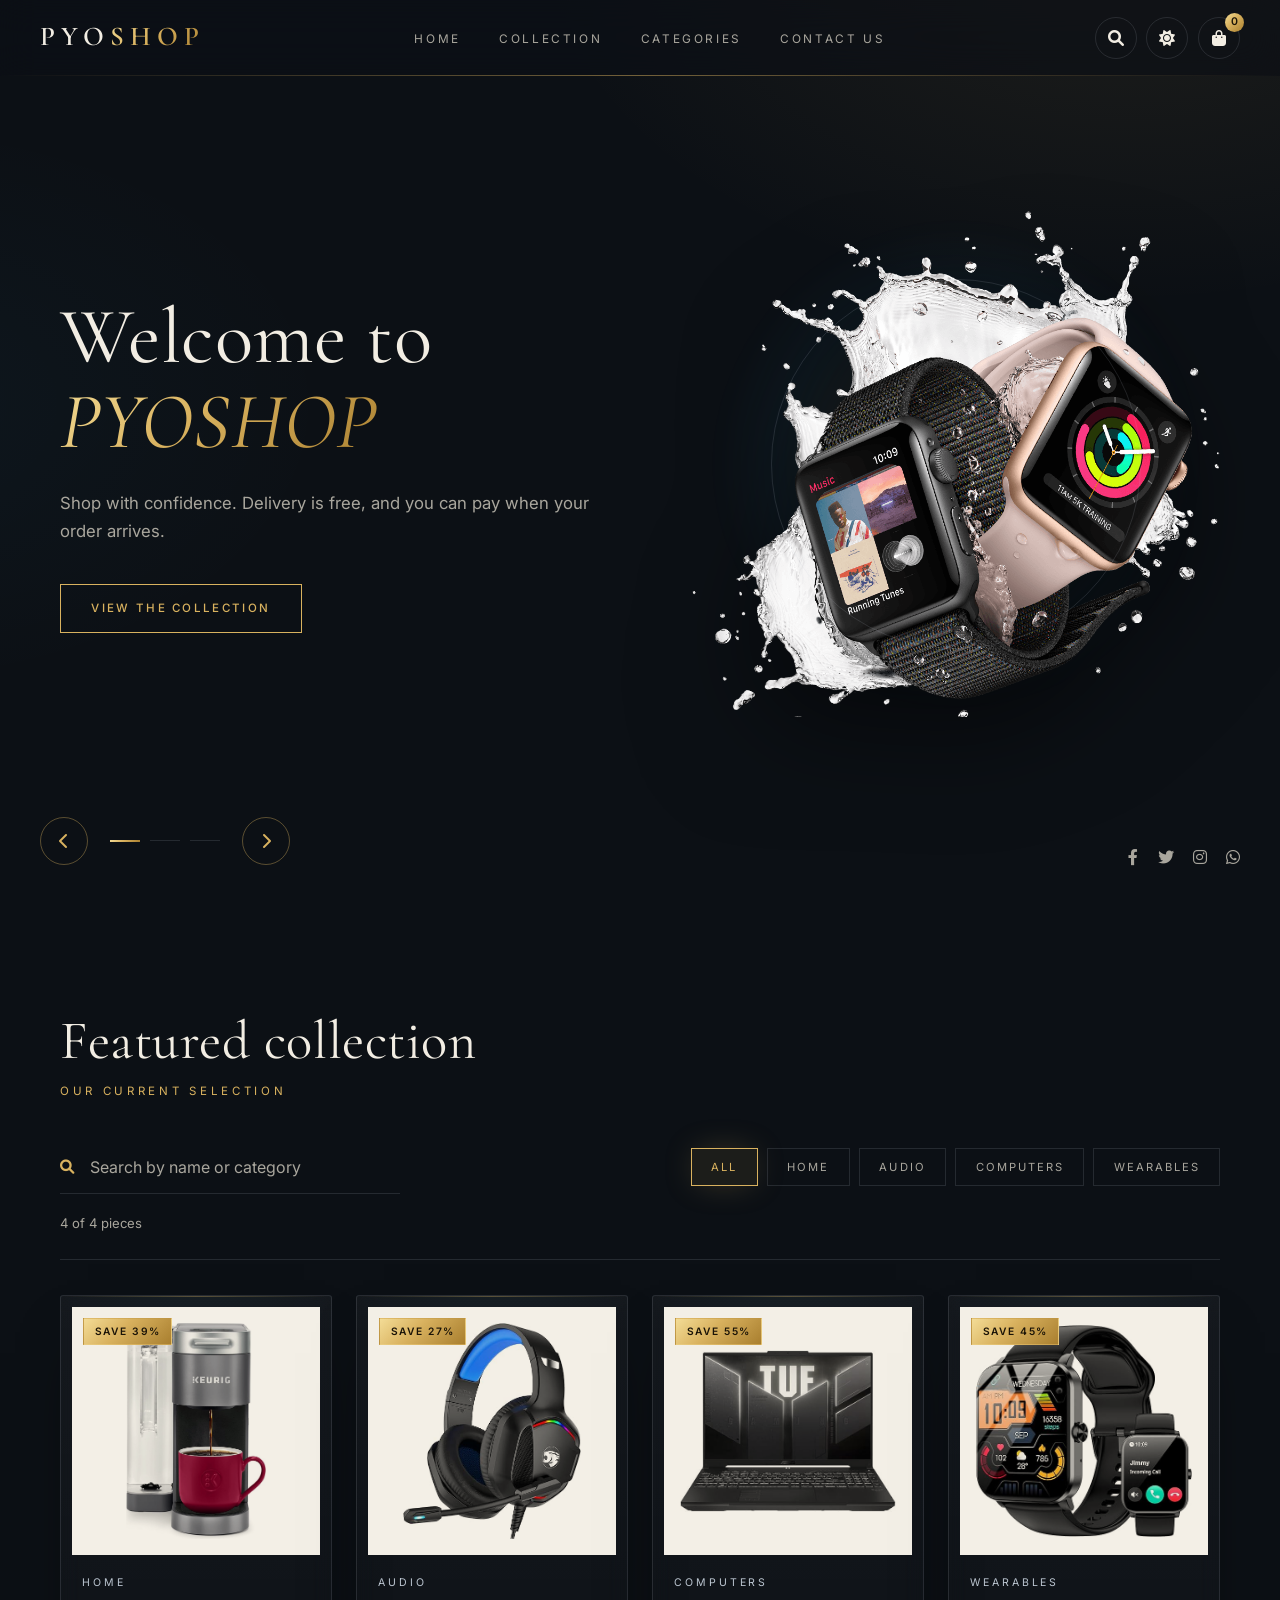
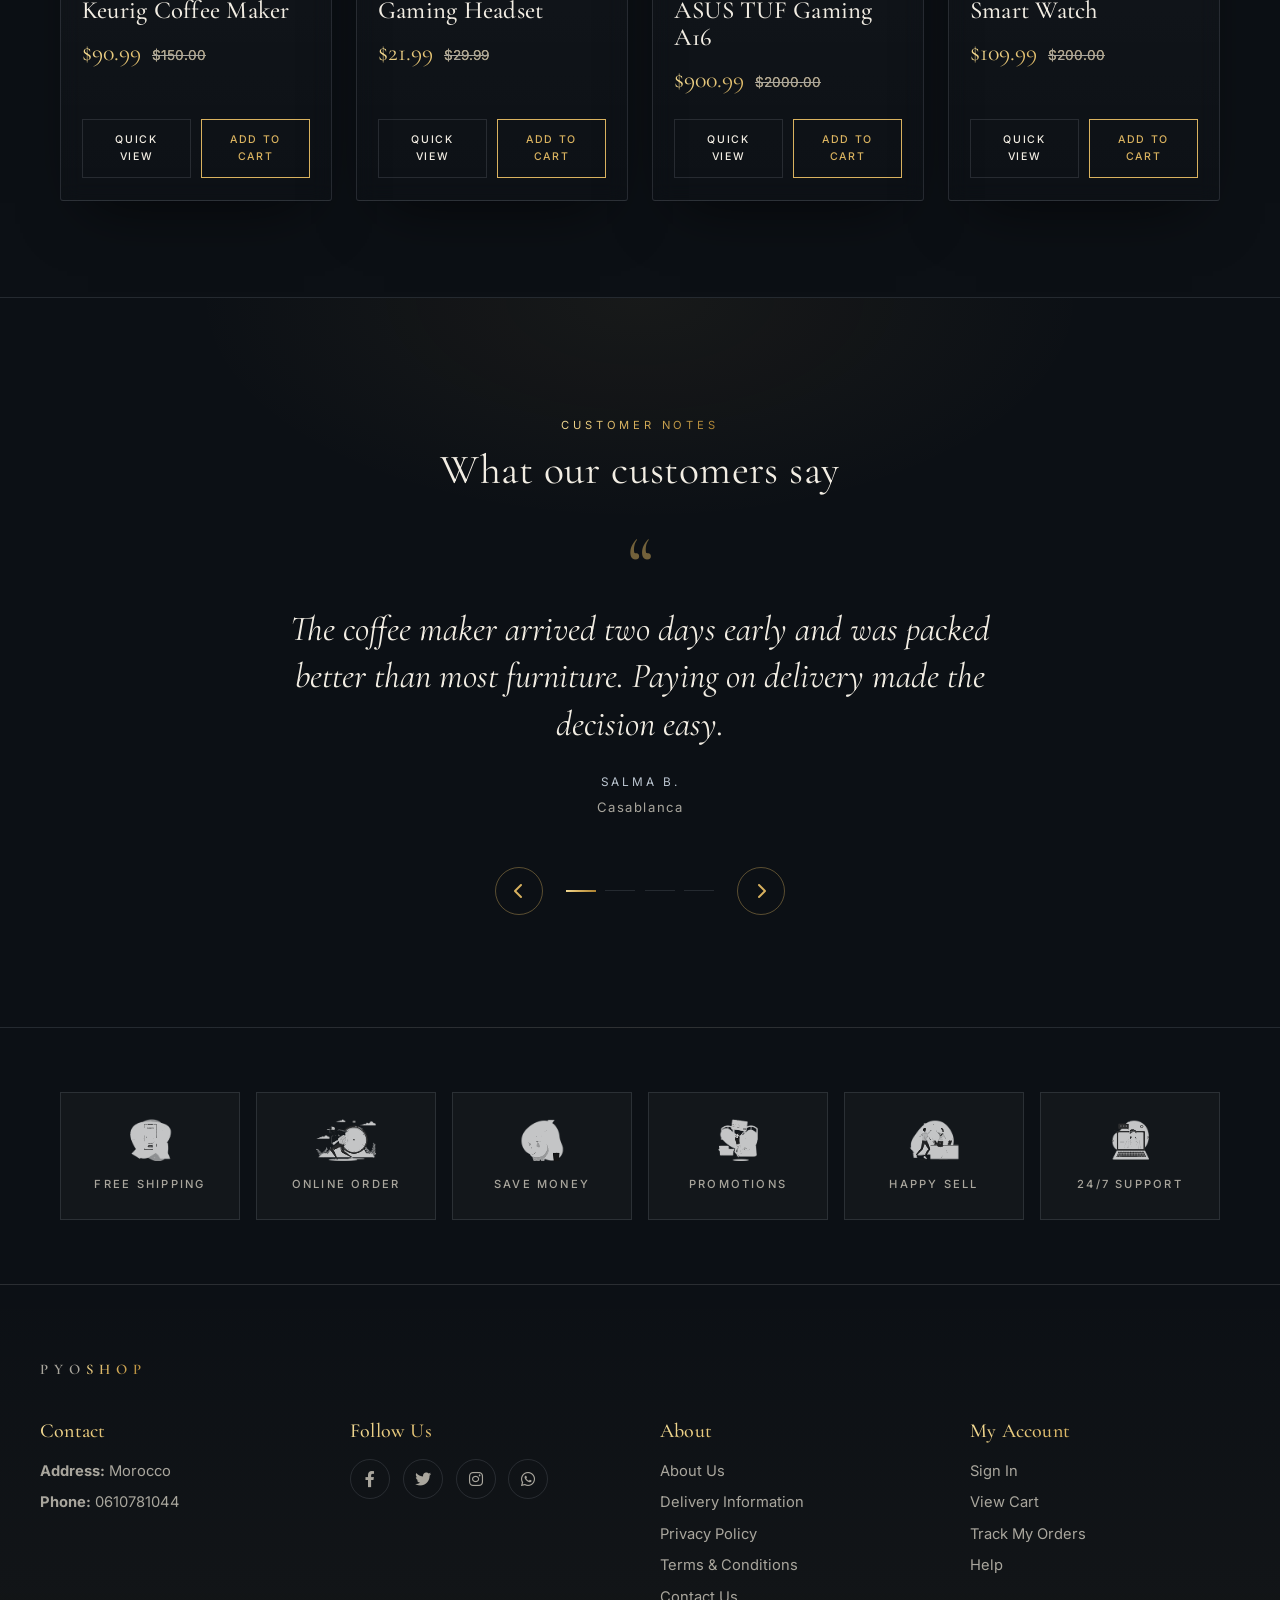
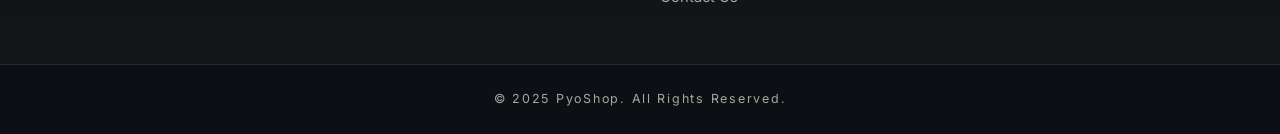
<file: index.html>
<!DOCTYPE html>
<html lang="en" data-theme="dark">
<head>
    <meta charset="UTF-8">
    <meta name="viewport" content="width=device-width, initial-scale=1.0">
    <title>PYOSHOP</title>
    <link rel="icon" href="icons/logo.ico">
    <link rel="preconnect" href="https://fonts.googleapis.com">
    <link rel="preconnect" href="https://fonts.gstatic.com" crossorigin>
    <link href="https://fonts.googleapis.com/css2?family=Cormorant+Garamond:ital,wght@0,400;0,500;0,600;1,400;1,500&family=Inter:wght@300;400;500;600&display=swap" rel="stylesheet">
    <link href="https://cdnjs.cloudflare.com/ajax/libs/font-awesome/6.0.0-beta3/css/all.min.css" rel="stylesheet">
    <link rel="stylesheet" href="css/base.css">
    <link rel="stylesheet" href="css/shop.css">
    <script src="javascript/base.js"></script>
</head>
<body>

    <nav class="nav1" id="nav1">
        <div class="logo"><a href="index.html">PYO<span>SHOP</span></a></div>
        <ul class="menu" id="menu">
            <li><a href="index.html">Home</a></li>
            <li><a href="#collection">Collection</a></li>
            <li><a href="pages/categores.html">Categories</a></li>
            <li><a href="pages/contact.html">Contact Us</a></li>
        </ul>
        <div class="nav-actions">
            <button class="icon-btn" id="nav-search" type="button" aria-label="Search the collection"><i class="fa-solid fa-magnifying-glass"></i></button>
            <button class="icon-btn" data-theme-toggle type="button"></button>
            <button class="icon-btn cart-btn" id="open-cart" type="button" aria-label="Open cart"><i class="fa-solid fa-bag-shopping"></i><span class="count" id="cart-count">0</span></button>
            <button class="icon-btn menu_toggle" type="button" aria-label="Menu" aria-controls="menu" aria-expanded="false"><i class="fa-solid fa-bars"></i></button>
        </div>
    </nav>

    <!-- HERO CAROUSEL -->
    <header class="hero" id="hero">
        <div class="slides">
            <div class="slide">
                <div class="slide-inner">
                    <div>
                        <h1>Welcome to <em>PYOSHOP</em></h1>
                        <p>Shop with confidence. Delivery is free, and you can pay when your order arrives.</p>
                        <a class="btn" href="#collection">View the collection</a>
                    </div>
                    <div class="slide-art"><img src="images/sliders/slider1.png" alt=""></div>
                </div>
            </div>
            <div class="slide">
                <div class="slide-inner">
                    <div>
                        <h1>Quality you can <em>inspect</em>, with a guarantee</h1>
                        <p>You pay nothing until your order is in your hands.</p>
                        <a class="btn" href="#collection">View the collection</a>
                    </div>
                    <div class="slide-art"><img src="images/sliders/slider2.png" alt=""></div>
                </div>
            </div>
            <div class="slide">
                <div class="slide-inner">
                    <div>
                        <h1>Considered offers on pieces <em>worth owning</em></h1>
                        <p>High quality products at prices set well below their original value.</p>
                        <a class="btn" href="#collection">View the collection</a>
                    </div>
                    <div class="slide-art"><img src="images/sliders/slider3.png" alt=""></div>
                </div>
            </div>
        </div>
        <div class="carousel-ui">
            <button class="arrow" data-prev type="button" aria-label="Previous slide"><i class="fa-solid fa-chevron-left"></i></button>
            <div class="dots"></div>
            <button class="arrow" data-next type="button" aria-label="Next slide"><i class="fa-solid fa-chevron-right"></i></button>
        </div>
        <div class="socialmedia" aria-hidden="true">
            <i class="fab fa-facebook-f"></i><i class="fab fa-twitter"></i><i class="fab fa-instagram"></i><i class="fab fa-whatsapp"></i>
        </div>
    </header>

    <!-- COLLECTION: search, filters and grid are rendered by shop.js from the PRODUCTS array -->
    <section class="section2" id="collection">
        <div class="text" data-reveal>
            <h2>Featured collection</h2>
            <p>Our current selection</p>
        </div>
        <div class="toolbar" data-reveal>
            <label class="search-field">
                <i class="fa-solid fa-magnifying-glass"></i>
                <input type="search" id="search" placeholder="Search by name or category" autocomplete="off" aria-label="Search products">
            </label>
            <div class="chips" id="chips" role="group" aria-label="Filter by category"></div>
            <p class="result-count" id="result-count" aria-live="polite"></p>
        </div>
        <div class="products" id="grid"></div>
    </section>

    <!-- TESTIMONIALS (sample copy: replace with real customer quotes) -->
    <section class="testimonials" id="testimonials">
        <div class="wrap" data-reveal>
            <span class="eyebrow">Customer notes</span>
            <h2>What our customers say</h2>
            <div class="slides">
                <figure class="slide quote">
                    <blockquote>The coffee maker arrived two days early and was packed better than most furniture. Paying on delivery made the decision easy.</blockquote>
                    <figcaption>Salma B.<span>Casablanca</span></figcaption>
                </figure>
                <figure class="slide quote">
                    <blockquote>I asked about the headset's microphone twice. Both times I got a clear, honest answer within the hour.</blockquote>
                    <figcaption>Youssef A.<span>Rabat</span></figcaption>
                </figure>
                <figure class="slide quote">
                    <blockquote>The watch tracks everything I need, and the strap feels far more expensive than it was.</blockquote>
                    <figcaption>Imane K.<span>Marrakech</span></figcaption>
                </figure>
                <figure class="slide quote">
                    <blockquote>A serious laptop at a fair price, from a shop whose support actually picks up the phone.</blockquote>
                    <figcaption>Omar R.<span>Tangier</span></figcaption>
                </figure>
            </div>
            <div class="carousel-ui">
                <button class="arrow" data-prev type="button" aria-label="Previous testimonial"><i class="fa-solid fa-chevron-left"></i></button>
                <div class="dots"></div>
                <button class="arrow" data-next type="button" aria-label="Next testimonial"><i class="fa-solid fa-chevron-right"></i></button>
            </div>
        </div>
    </section>

    <section class="section4" id="section4">
        <div class="fe-box" data-reveal style="--i:0"><img src="images/f1.png" alt=""><h6>Free Shipping</h6></div>
        <div class="fe-box" data-reveal style="--i:1"><img src="images/f2.png" alt=""><h6>Online Order</h6></div>
        <div class="fe-box" data-reveal style="--i:2"><img src="images/f3.png" alt=""><h6>Save Money</h6></div>
        <div class="fe-box" data-reveal style="--i:3"><img src="images/f4.png" alt=""><h6>Promotions</h6></div>
        <div class="fe-box" data-reveal style="--i:4"><img src="images/f5.png" alt=""><h6>Happy Sell</h6></div>
        <div class="fe-box" data-reveal style="--i:5"><img src="images/f6.png" alt=""><h6>24/7 support</h6></div>
    </section>

    <section class="section5" id="section5">
        <div class="logo"><a href="index.html">PYO<span>SHOP</span></a></div>
        <div class="content">
            <div class="col" id="contactinfo">
                <h4>Contact</h4>
                <p><strong>Address:</strong> Morocco</p>
                <p><strong>Phone:</strong> 0610781044</p>
            </div>
            <div class="col" id="follow">
                <h4>Follow Us</h4>
                <div class="icon"><i class="fab fa-facebook-f"></i><i class="fab fa-twitter"></i><i class="fab fa-instagram"></i><i class="fab fa-whatsapp"></i></div>
            </div>
            <div class="col" id="aboutinfo">
                <h4>About</h4>
                <a href="#">About Us</a><a href="#">Delivery Information</a><a href="#">Privacy Policy</a><a href="#">Terms &amp; Conditions</a><a href="pages/contact.html">Contact Us</a>
            </div>
            <div class="col" id="acountinfo">
                <h4>My Account</h4>
                <a href="#">Sign In</a><a href="#" onclick="document.getElementById('open-cart').click();return false">View Cart</a><a href="#">Track My Orders</a><a href="#">Help</a>
            </div>
        </div>
    </section>
    <footer class="footer"><p>&copy; 2025 PyoShop. All Rights Reserved.</p></footer>

    <!-- OVERLAY + DRAWERS -->
    <div class="overlay" aria-hidden="true"></div>

    <aside class="drawer drawer--wide" id="quick" aria-hidden="true" aria-label="Quick view">
        <div class="drawer-head"><div><h3>Quick view</h3></div><button class="icon-btn" data-close type="button" aria-label="Close"><i class="fa-solid fa-xmark"></i></button></div>
        <div class="drawer-body" id="qv-body"></div>
    </aside>

    <aside class="drawer" id="cart" aria-hidden="true" aria-label="Shopping cart">
        <div class="drawer-head">
            <div><h3>Your cart</h3><small id="cart-sub">0 pieces</small></div>
            <button class="icon-btn" data-close type="button" aria-label="Close cart"><i class="fa-solid fa-xmark"></i></button>
        </div>
        <div class="drawer-body">
            <div class="panel panel--cart" id="cart-items"></div>
            <div class="panel panel--checkout">
                <button class="chip" id="back-to-cart" type="button">Back to cart</button>
                <form class="checkout-form" id="checkout-form" action="index.php" method="post">
                    <h3 style="margin:1.4rem 0 .6rem;font-size:1.7rem">Delivery details</h3>
                    <div class="checkout-summary" id="checkout-summary"></div>
                    <label class="field"><input type="tel" name="phone" required placeholder="Phone" autocomplete="tel"></label>
                    <label class="field"><input type="text" name="full_name" required placeholder="Full name" autocomplete="name"></label>
                    <label class="field"><input type="text" name="city" required placeholder="City" autocomplete="address-level2"></label>
                    <input type="hidden" name="order" id="order-json">
                    <button class="btn btn--solid btn--block" type="submit" style="margin-top:1.6rem">Place order</button>
                    <p class="note" style="margin-top:.8rem">You pay when your order arrives.</p>
                </form>
            </div>
        </div>
        <div class="drawer-foot panel--cart" id="cart-foot" hidden>
            <div class="total"><span>Total</span><strong id="cart-total">$0.00</strong></div>
            <p class="note">Free shipping. Pay on delivery.</p>
            <button class="btn btn--solid btn--block" id="to-checkout" type="button">Checkout</button>
            <button class="btn btn--ghost btn--block" data-close type="button">Keep shopping</button>
        </div>
    </aside>

    <div class="toast" id="toast" role="status" aria-live="polite"></div>

    <div class="loading-screen"><div class="spinner"></div></div>
    <script src="javascript/shop.js"></script>
</body>
</html>
</file>
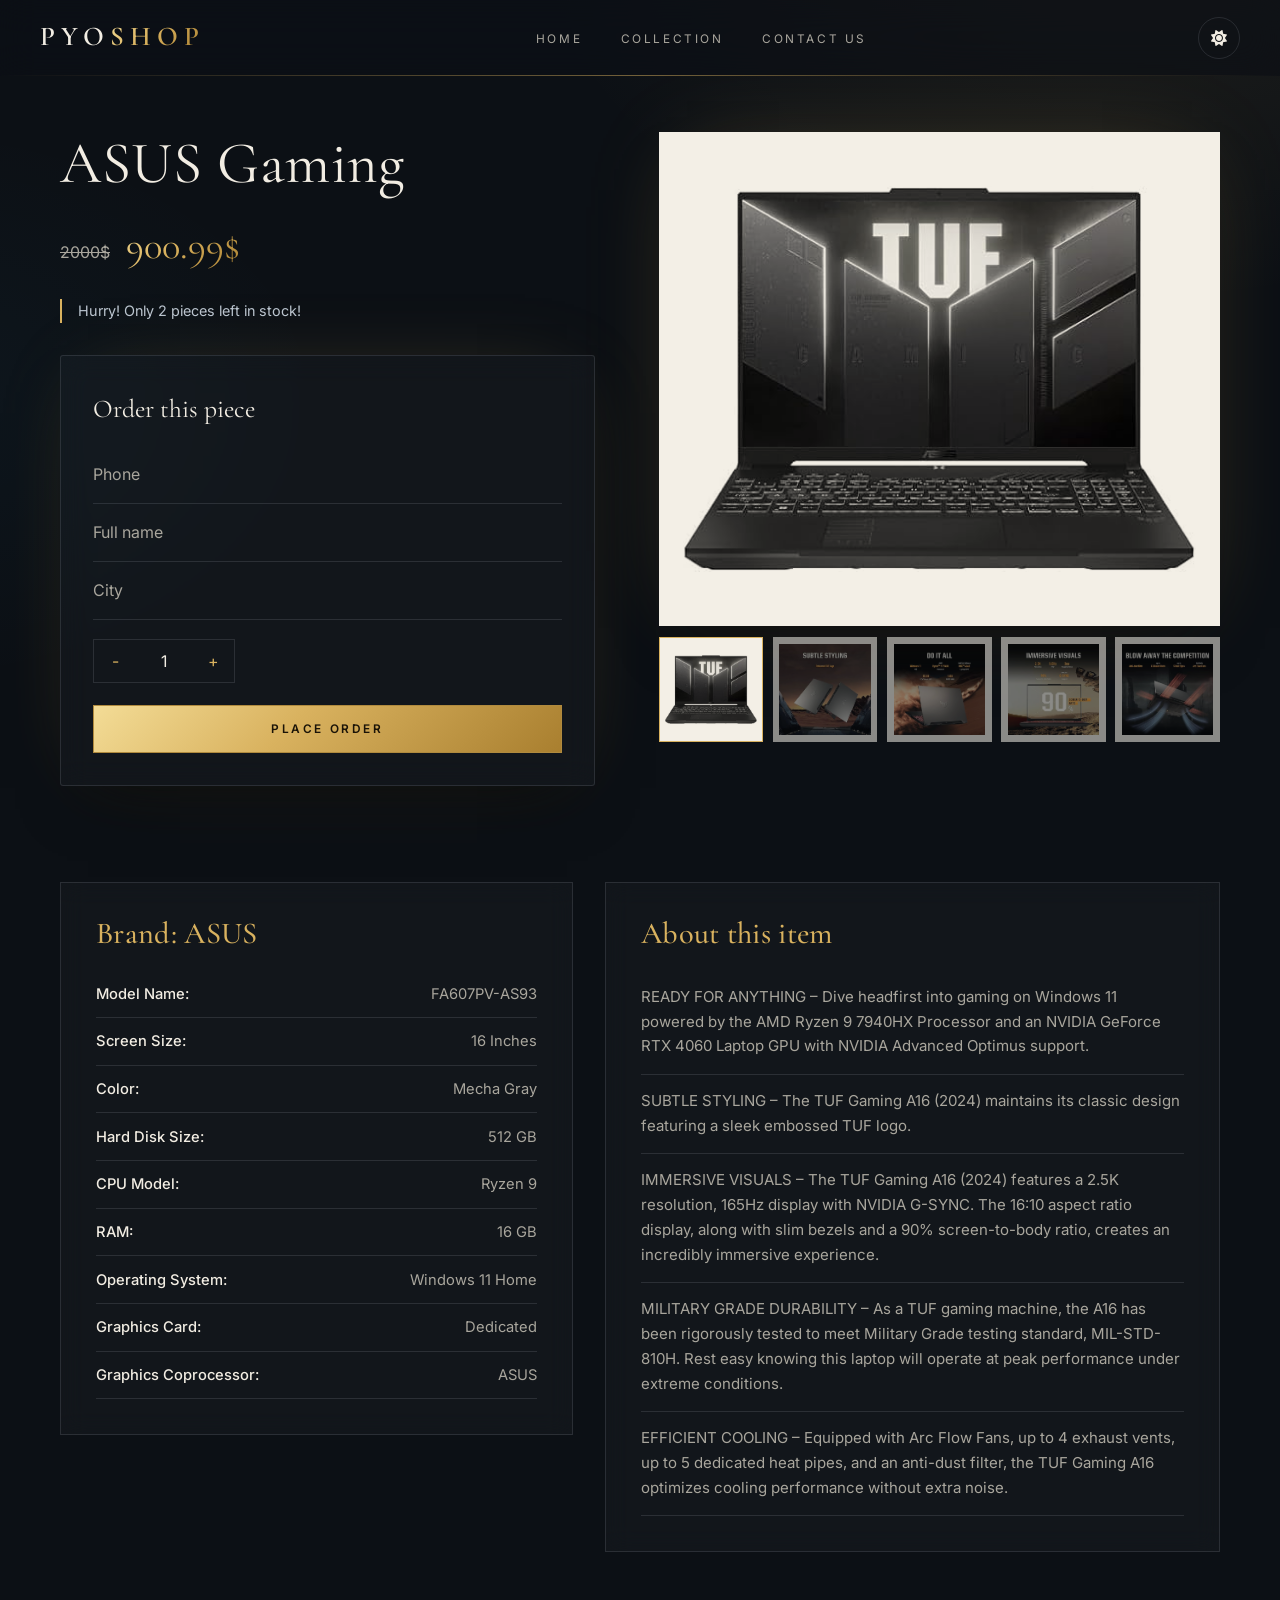
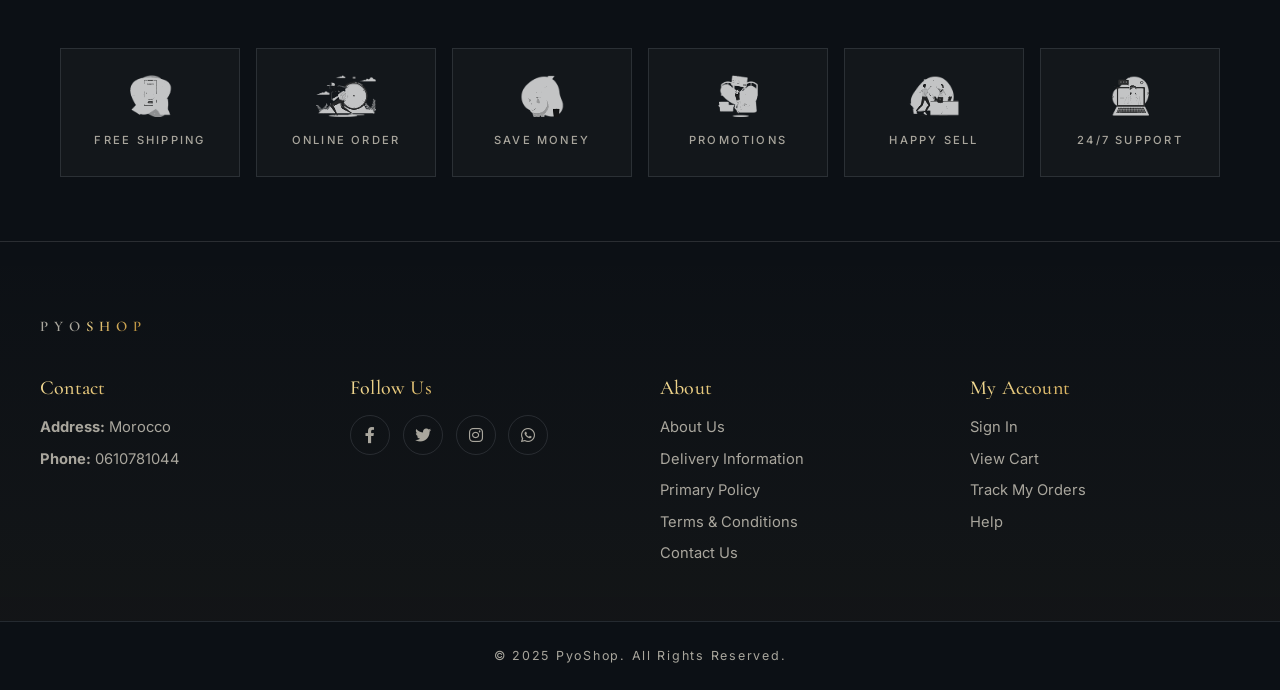
<file: pages/ASUSGaming.html>
<!DOCTYPE html>
<html lang="en" data-theme="dark">
<head>
    <meta charset="UTF-8">
    <meta name="viewport" content="width=device-width, initial-scale=1.0">
    <link href="https://cdnjs.cloudflare.com/ajax/libs/font-awesome/6.0.0-beta3/css/all.min.css" rel="stylesheet">
    <link rel="icon" href="../icons/logo.ico">
    <link rel="preconnect" href="https://fonts.googleapis.com">
    <link rel="preconnect" href="https://fonts.gstatic.com" crossorigin>
    <link href="https://fonts.googleapis.com/css2?family=Cormorant+Garamond:ital,wght@0,400;0,500;0,600;1,400&family=Inter:wght@300;400;500;600&display=swap" rel="stylesheet">
    <link rel="stylesheet" href="../css/base.css">
    <link rel="stylesheet" href="../css/product.css">
    <script src="../javascript/base.js"></script>
    <title>ASUS Gaming</title>
</head>
<body>
    <section class="section1" id="section1">
        <nav class="nav1" id="nav1">
            <div class="logo"><a href="../index.html">PYO<span>SHOP</span></a></div>
            <ul class="menu" id="menu">
                <li><a href="../index.html">Home</a></li>
                <li><a href="../index.html#collection">Collection</a></li>
                <li><a href="contact.html">Contact Us</a></li>
            </ul>
            <div class="nav-actions">
                <button class="icon-btn" data-theme-toggle type="button"></button>
                <button class="icon-btn menu_toggle" type="button" aria-label="Menu" aria-controls="menu" aria-expanded="false"><i class="fa-solid fa-bars"></i></button>
            </div>
        </nav>

        <div class="product_info">


            <div class="product_text_form">
                <h1 class="name_pro">ASUS Gaming</h1>
                <div class="prix"><span class="old">2000$</span><span class="price_pro">900.99$</span></div>
                <p class="montivation">Hurry! Only 2 pieces left in stock!</p>
                <form action="../index.php" method="post">
                    <input type="hidden" name="product" value="ASUS Gaming">
                    <legend>Order this piece</legend>
                    <div class="inputs">
                        <input type="tel" required name="phone" placeholder="Phone">
                        <input type="text" name="full_name" required placeholder="Full name">
                        <input type="text" name="city" required placeholder="City">
                    </div>
                    <div class="numbers">
                        <div class="numbers_items">
                            <div class="plus" onclick="moin()">-</div>
                            <input type="number" id="number" name="quantity" value="1" min="1" max="99" required>
                            <div class="mines" onclick="plus()">+</div>
                        </div>
                    </div>
                    <input type="submit" class="submit" value="Place order">
                </form>
            </div>


            <div class="product_images">
                <div class="pro_image">
                    <img id="photo" src="../images/product3/pro1.jpg" alt="">
                </div>
                <div class="seconds_images">
                    <div><img src="../images/product3/pro1.jpg" onclick="change(this.src)" alt=""></div>
                    <div><img src="../images/product3/pro2.jpg" onclick="change(this.src)" alt=""></div>
                    <div><img src="../images/product3/pro3.jpg" onclick="change(this.src)" alt=""></div>
                    <div><img src="../images/product3/pro4.jpg" onclick="change(this.src)" alt=""></div>
                    <div><img src="../images/product3/pro5.jpg" onclick="change(this.src)" alt=""></div>
                </div>
            </div>


        </div>


        <div class="information information3">
            <div class="product-container">
                <div class="product-basic">
                    <h1>Brand: ASUS</h1>
                    <p><strong>Model Name:</strong> FA607PV-AS93</p>
                    <p><strong>Screen Size:</strong> 16 Inches</p>
                    <p><strong>Color:</strong> Mecha Gray</p>
                    <p><strong>Hard Disk Size:</strong> 512 GB</p>
                    <p><strong>CPU Model:</strong> Ryzen 9</p>
                    <p><strong>RAM:</strong> 16 GB</p>
                    <p><strong>Operating System:</strong> Windows 11 Home</p>
                    <p><strong>Graphics Card:</strong> Dedicated</p>
                    <p><strong>Graphics Coprocessor:</strong> ASUS</p>
                </div>
        
                <div class="product-features">
                    <h2>About this item</h2>
                    <ul>
                        <li>READY FOR ANYTHING – Dive headfirst into gaming on Windows 11 powered by the AMD Ryzen 9 7940HX Processor and an NVIDIA GeForce RTX 4060 Laptop GPU with NVIDIA Advanced Optimus support.</li>
                        <li>SUBTLE STYLING – The TUF Gaming A16 (2024) maintains its classic design featuring a sleek embossed TUF logo.</li>
                        <li>IMMERSIVE VISUALS – The TUF Gaming A16 (2024) features a 2.5K resolution, 165Hz display with NVIDIA G-SYNC. The 16:10 aspect ratio display, along with slim bezels and a 90% screen-to-body ratio, creates an incredibly immersive experience.</li>
                        <li>MILITARY GRADE DURABILITY – As a TUF gaming machine, the A16 has been rigorously tested to meet Military Grade testing standard, MIL-STD-810H. Rest easy knowing this laptop will operate at peak performance under extreme conditions.</li>
                        <li>EFFICIENT COOLING – Equipped with Arc Flow Fans, up to 4 exhaust vents, up to 5 dedicated heat pipes, and an anti-dust filter, the TUF Gaming A16 optimizes cooling performance without extra noise.</li>
                    </ul>
                </div>
            </div>
        </div>


    </section>
    <section class="section4" id="section4">
        <div class="fe-box">
            <img src="../images/f1.png" alt="f1">
            <h6>Free Shipping</h6>
            
        </div>
        <div class="fe-box">
            <img src="../images/f2.png" alt="f1">
            <h6>Online Order</h6>
        </div>
        <div class="fe-box">
            <img src="../images/f3.png" alt="f1">
            <h6>Save Money</h6>
        </div>
        <div class="fe-box">
            <img src="../images/f4.png" alt="f1">
            <h6>Promotions</h6>
        </div>
        <div class="fe-box">
            <img src="../images/f5.png" alt="f1">
            <h6>Happy Sell</h6>
        </div>
        <div class="fe-box">
            <img src="../images/f6.png" alt="f1">
            <h6>24/7 support</h6>
        </div>
    </section>

    <section class="section5" id="section5">
        <div class="logo"><a href="">PYO<span>SHOP</span></a></div>

        <div class="content">
            <div class="col" id="contactinfo">
                <h4>Contact</h4>
                <p><strong>Address:</strong> Morocco </p>
                <p><strong>Phone:</strong> 0610781044 </p>
                
            </div>


            <div class="col" id="follow">
                <h4>Follow Us</h4>
                <div class="icon">
                    <i class="fab fa-facebook-f"></i>
                    <i class="fab fa-twitter"></i>
                    <i class="fab fa-instagram"></i>
                    <i class="fab fa-whatsapp"></i>
                </div>
            </div>

            <div class="col" id="aboutinfo">
                <h4>About</h4>
                <a href="#">About Us</a>
                <a href="#">Delivery Information</a>
                <a href="#">Primary Policy</a>
                <a href="#">Terms & Conditions</a>
                <a href="#">Contact Us</a>
            </div>
    
            <div class="col" id="acountinfo">
                <h4>My Account</h4>
                <a href="#">Sign In</a>
                <a href="#">View Cart</a>
                <a href="#">Track My Orders</a>
                <a href="#">Help</a>
            </div>
        </div>
    </section>


    <footer class="footer">
        <p>&copy; 2025 PyoShop. All Rights Reserved.</p>
    </footer>
    <div class="loading-screen">
        <div class="spinner"></div>
    </div>
    <script src="../javascript/product.js"></script>
</body>
</html>
</file>
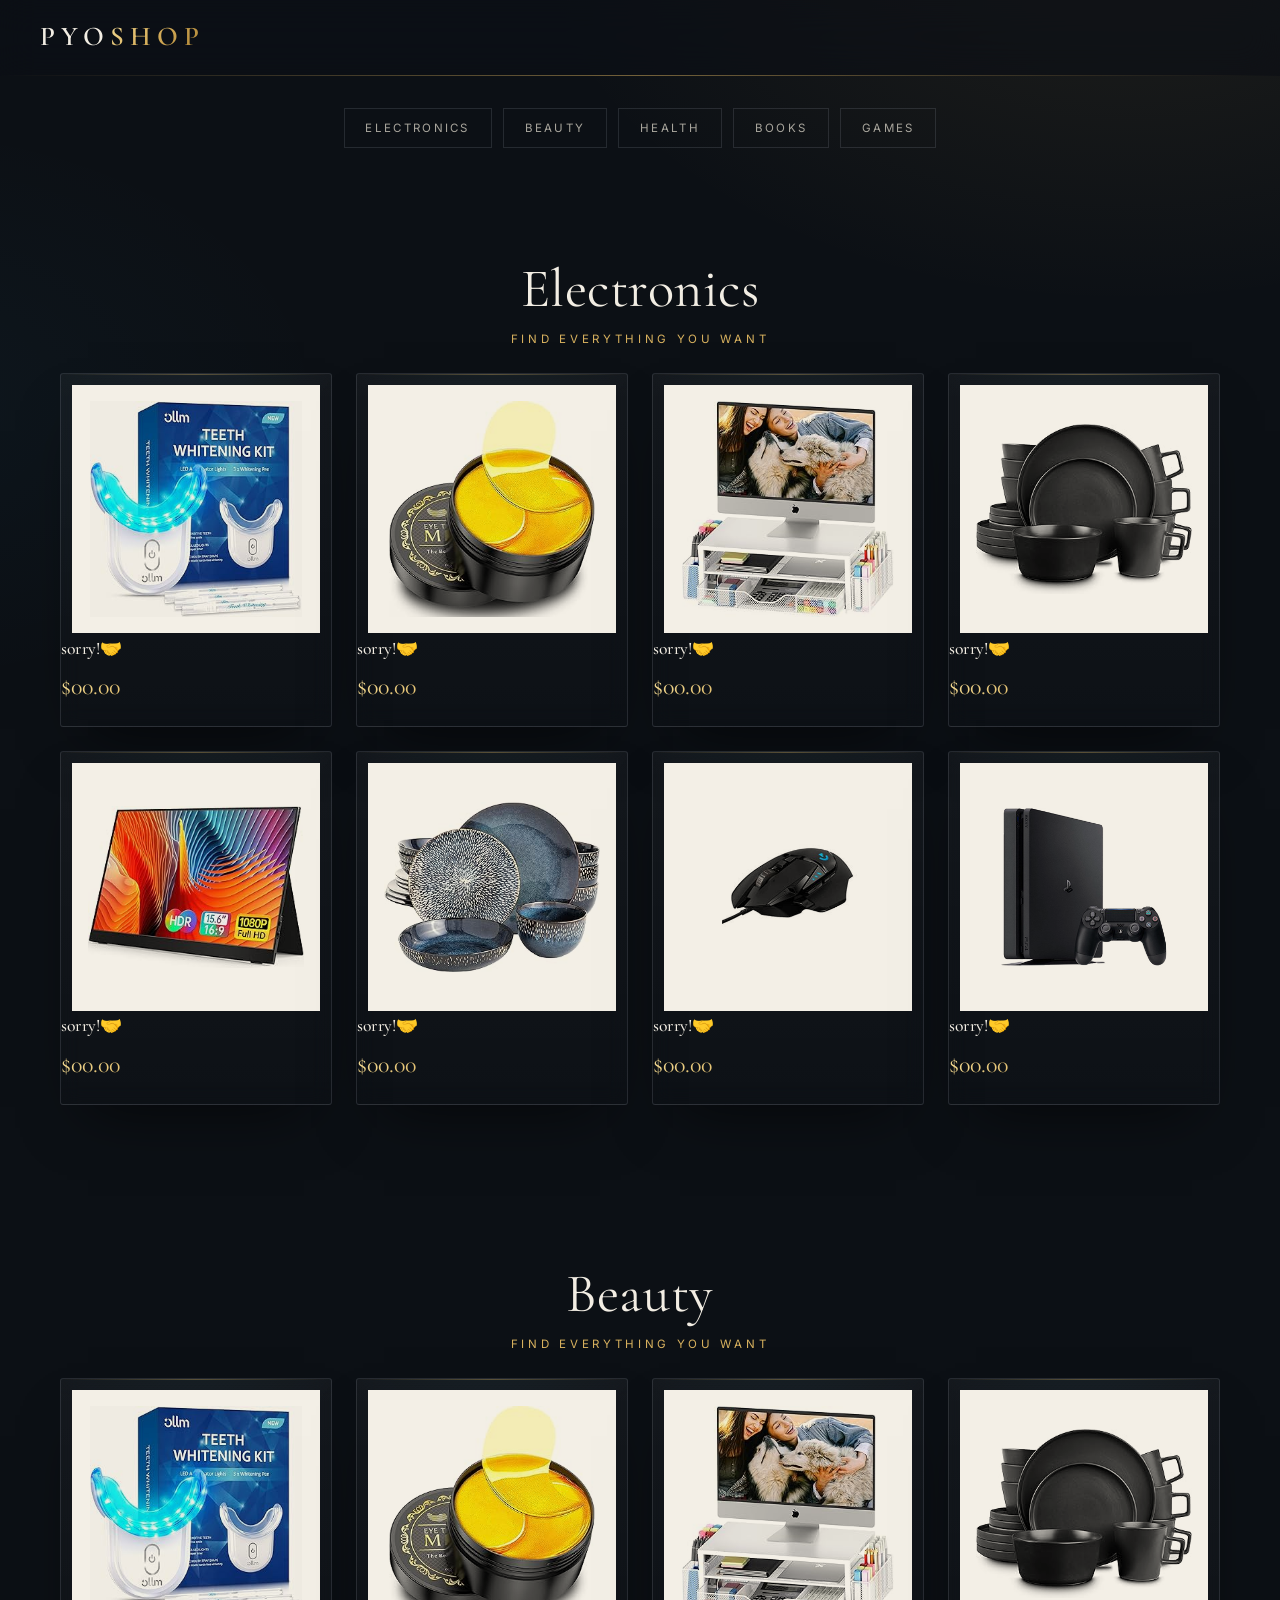
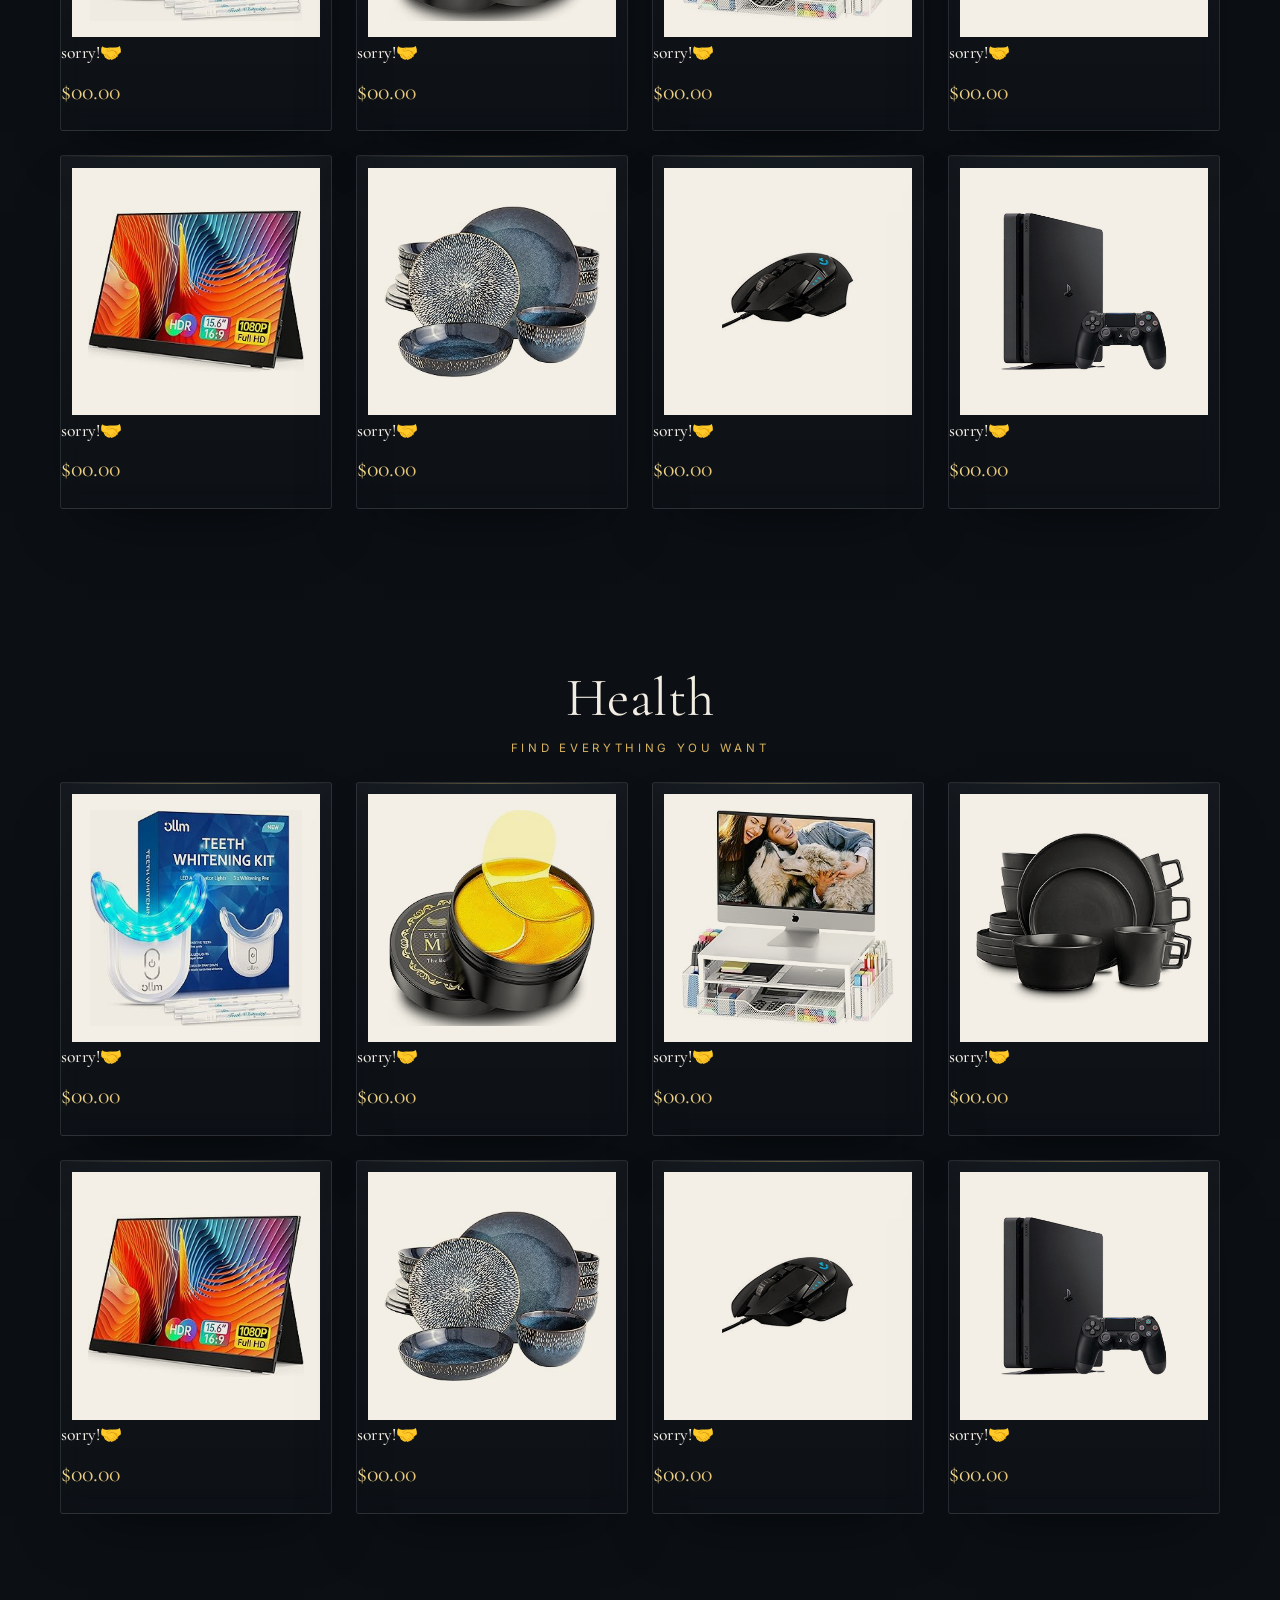
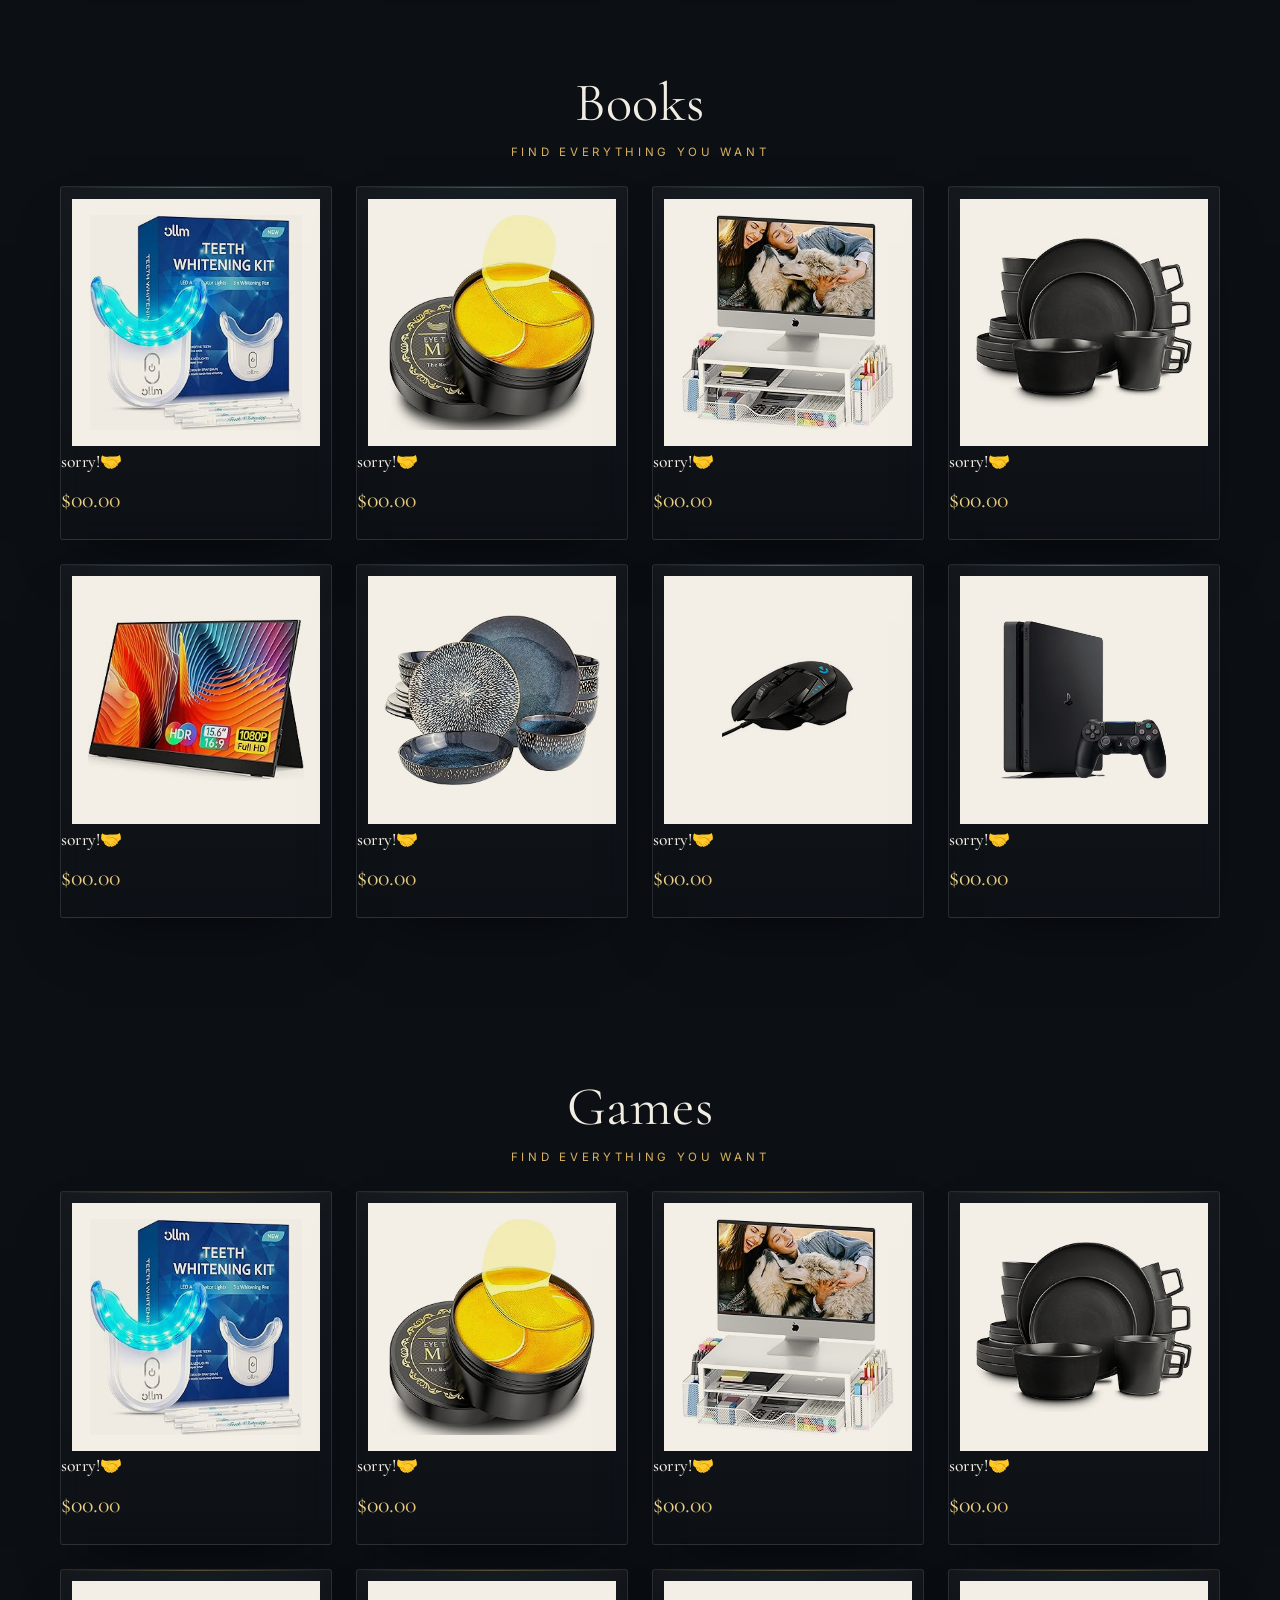
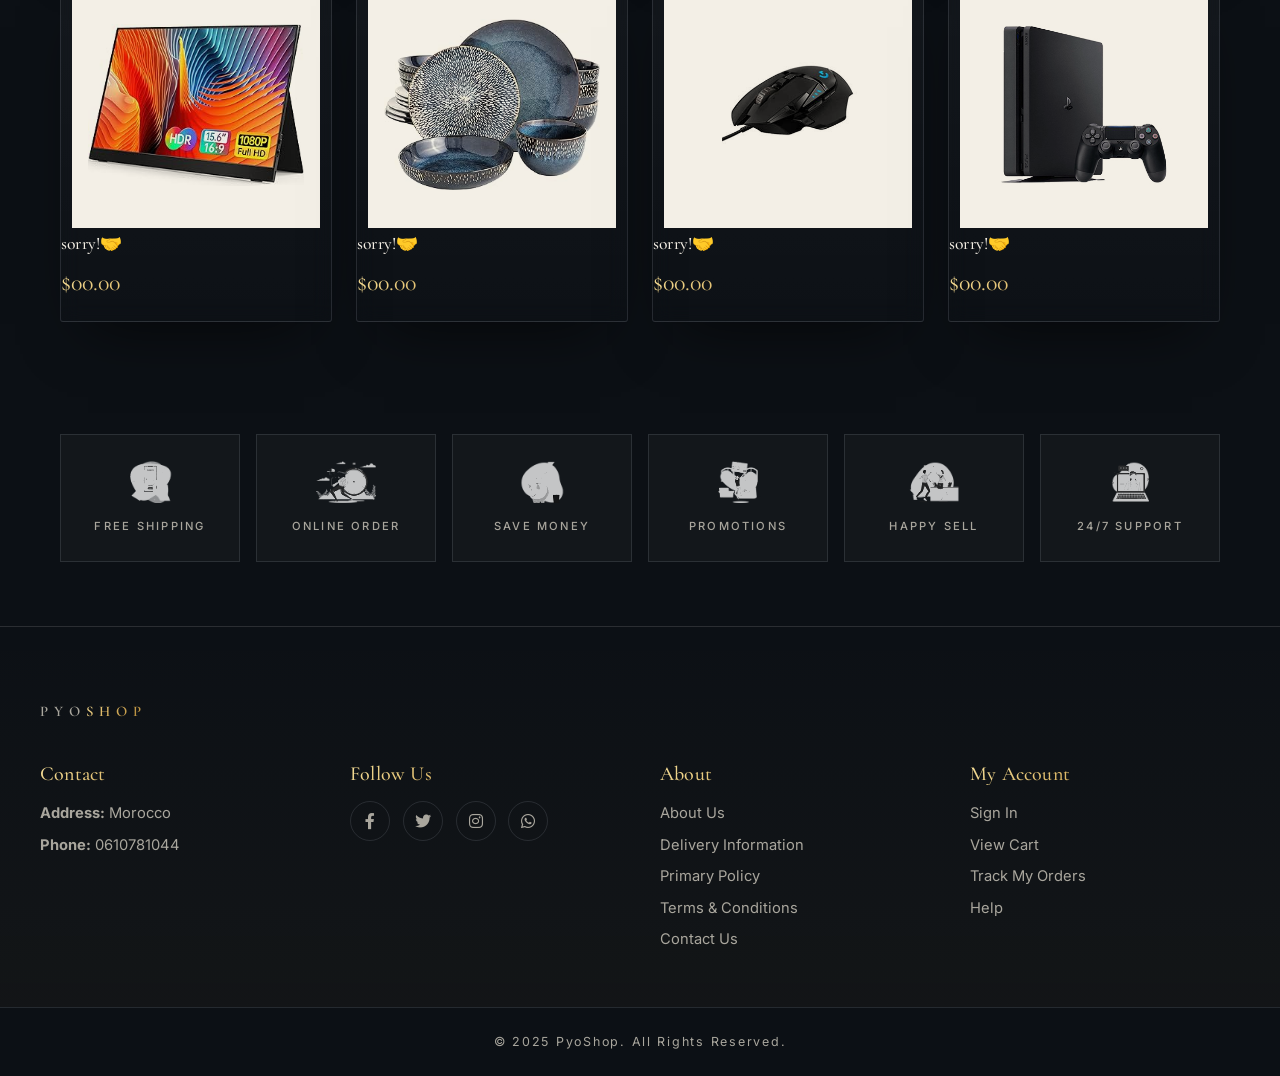
<file: pages/categores.html>
<!DOCTYPE html>
<html lang="en" data-theme="dark">
<head>
    <meta charset="UTF-8">
    <meta name="viewport" content="width=device-width, initial-scale=1.0">
    <link href="https://cdnjs.cloudflare.com/ajax/libs/font-awesome/6.0.0-beta3/css/all.min.css" rel="stylesheet">
    <link rel="icon" href="../icons/logo.ico">
    <link rel="preconnect" href="https://fonts.googleapis.com">
    <link rel="preconnect" href="https://fonts.gstatic.com" crossorigin>
    <link href="https://fonts.googleapis.com/css2?family=Cormorant+Garamond:ital,wght@0,400;0,500;0,600;1,400&family=Inter:wght@300;400;500;600&display=swap" rel="stylesheet">
    <link rel="stylesheet" href="../css/base.css">
    <link rel="stylesheet" href="../css/shop.css">
    <script src="../javascript/base.js"></script>
    <title>CATEGORES</title>
</head>
<body>
    <nav class="nav1" id="nav1">
        <div class="logo" ><a href="../index.html">PYO<span>SHOP</span></a></div>
    </nav>



  <main>
    <a href="#section1">Electronics</a>
    <a href="#section2">Beauty</a>
    <a href="#section3">Health</a>
    <a href="#section4">Books</a>
    <a href="#section5">Games</a>
  </main>


  <section class="section3" id="section1">
    <div class="text">
        <h2>Electronics</h2>
        <p>Find everything you want</p>
    </div>
    <div class="products">
        <div class="product1 product">
            <div class="img"><img src="../images/71mqzLDsA4L._AC_UL320_.jpg" alt="product1"></div>
            <h2>sorry!🤝</h2>
            <p class="price">$00.00</p>
            
        </div>
        <div class="product2 product">
            <div class="img"><img src="../images/71ViE-GAVOL._AC_UL320_.jpg" alt="product1"></div>
            <h2>sorry!🤝</h2>
            <p class="price">$00.00</p>
            
        </div>
        <div class="product3 product">
            <div class="img"><img src="../images/81JyjKcpTAL._AC_UL320_.jpg" alt="product1"></div>
            <h2>sorry!🤝</h2>
            <p class="price">$00.00</p>
            
        </div>
        <div class="product4 product">
            <div class="img" ><img src="../images/81uA+IVnJcL._AC_UL320_.jpg" alt="product1"></div>
            <h2>sorry!🤝</h2>
            <p class="price">$00.00</p>
            
        </div>
        <div class="product5 product">
            <div class="img" ><img src="../images/81YY5q-fRYL._AC_UY218_.jpg" alt="product1"></div>
            <h2>sorry!🤝</h2>
            <p class="price">$00.00</p>
            
        </div>
        <div class="product6 product">
            <div class="img" ><img src="../images/A14F1QVaPNL._AC_UL320_.jpg" alt="product1"></div>
            <h2>sorry!🤝</h2>
            <p class="price">$00.00</p>
            
        </div>
        <div class="product7 product">
            <div class="img" ><img src="../images/Karu_Quad_Mouse.jpg" alt="product1"></div>
            <h2>sorry!🤝</h2>
            <p class="price">$00.00</p>
            
        </div>
        <div class="product8 product">
            <div class="img" ><img src="../images/Karu_LP_Playstation3.jpg" alt="product1"></div>
            <h2>sorry!🤝</h2>
            <p class="price">$00.00</p>
            
        </div>
    </div>
</section>

<section class="section3" id="section2">
  <div class="text">
      <h2>Beauty</h2>
      <p>Find everything you want</p>
  </div>


  <div class="products">
      <div class="product1 product">
          <div class="img" ><img src="../images/71mqzLDsA4L._AC_UL320_.jpg" alt="product1"></div>
          <h2>sorry!🤝</h2>
          <p class="price">$00.00</p>
          
      </div>
      <div class="product2 product">
          <div class="img" ><img src="../images/71ViE-GAVOL._AC_UL320_.jpg" alt="product1"></div>
          <h2>sorry!🤝</h2>
          <p class="price">$00.00</p>
          
      </div>
      <div class="product3 product">
          <div class="img" ><img src="../images/81JyjKcpTAL._AC_UL320_.jpg" alt="product1"></div>
          <h2>sorry!🤝</h2>
          <p class="price">$00.00</p>
          
      </div>
      <div class="product4 product">
          <div class="img" ><img src="../images/81uA+IVnJcL._AC_UL320_.jpg" alt="product1"></div>
          <h2>sorry!🤝</h2>
          <p class="price">$00.00</p>
          
      </div>
      <div class="product5 product">
          <div class="img" ><img src="../images/81YY5q-fRYL._AC_UY218_.jpg" alt="product1"></div>
          <h2>sorry!🤝</h2>
          <p class="price">$00.00</p>
          
      </div>
      <div class="product6 product">
          <div class="img" ><img src="../images/A14F1QVaPNL._AC_UL320_.jpg" alt="product1"></div>
          <h2>sorry!🤝</h2>
          <p class="price">$00.00</p>
          
      </div>
      <div class="product7 product">
          <div class="img" ><img src="../images/Karu_Quad_Mouse.jpg" alt="product1"></div>
          <h2>sorry!🤝</h2>
          <p class="price">$00.00</p>
          
      </div>
      <div class="product8 product">
          <div class="img" ><img src="../images/Karu_LP_Playstation3.jpg" alt="product1"></div>
          <h2>sorry!🤝</h2>
          <p class="price">$00.00</p>
          
      </div>
  </div>
</section>

<section class="section3" id="section3">
  <div class="text">
      <h2>Health</h2>
      <p>Find everything you want</p>
  </div>


  <div class="products">
      <div class="product1 product">
          <div class="img" ><img src="../images/71mqzLDsA4L._AC_UL320_.jpg" alt="product1"></div>
          <h2>sorry!🤝</h2>
          <p class="price">$00.00</p>
          
      </div>
      <div class="product2 product">
          <div class="img" ><img src="../images/71ViE-GAVOL._AC_UL320_.jpg" alt="product1"></div>
          <h2>sorry!🤝</h2>
          <p class="price">$00.00</p>
          
      </div>
      <div class="product3 product">
          <div class="img" ><img src="../images/81JyjKcpTAL._AC_UL320_.jpg" alt="product1"></div>
          <h2>sorry!🤝</h2>
          <p class="price">$00.00</p>
          
      </div>
      <div class="product4 product">
          <div class="img" ><img src="../images/81uA+IVnJcL._AC_UL320_.jpg" alt="product1"></div>
          <h2>sorry!🤝</h2>
          <p class="price">$00.00</p>
          
      </div>
      <div class="product5 product">
          <div class="img" ><img src="../images/81YY5q-fRYL._AC_UY218_.jpg" alt="product1"></div>
          <h2>sorry!🤝</h2>
          <p class="price">$00.00</p>
          
      </div>
      <div class="product6 product">
          <div class="img" ><img src="../images/A14F1QVaPNL._AC_UL320_.jpg" alt="product1"></div>
          <h2>sorry!🤝</h2>
          <p class="price">$00.00</p>
          
      </div>
      <div class="product7 product">
          <div class="img" ><img src="../images/Karu_Quad_Mouse.jpg" alt="product1"></div>
          <h2>sorry!🤝</h2>
          <p class="price">$00.00</p>
          
      </div>
      <div class="product8 product">
          <div class="img" ><img src="../images/Karu_LP_Playstation3.jpg" alt="product1"></div>
          <h2>sorry!🤝</h2>
          <p class="price">$00.00</p>
          
      </div>
  </div>
</section>

<section class="section3" id="section4">
  <div class="text">
      <h2>Books</h2>
      <p>Find everything you want</p>
  </div>


  <div class="products">
      <div class="product1 product">
          <div class="img" ><img src="../images/71mqzLDsA4L._AC_UL320_.jpg" alt="product1"></div>
          <h2>sorry!🤝</h2>
          <p class="price">$00.00</p>
          
      </div>
      <div class="product2 product">
          <div class="img" ><img src="../images/71ViE-GAVOL._AC_UL320_.jpg" alt="product1"></div>
          <h2>sorry!🤝</h2>
          <p class="price">$00.00</p>
          
      </div>
      <div class="product3 product">
          <div class="img" ><img src="../images/81JyjKcpTAL._AC_UL320_.jpg" alt="product1"></div>
          <h2>sorry!🤝</h2>
          <p class="price">$00.00</p>
          
      </div>
      <div class="product4 product">
          <div class="img" ><img src="../images/81uA+IVnJcL._AC_UL320_.jpg" alt="product1"></div>
          <h2>sorry!🤝</h2>
          <p class="price">$00.00</p>
          
      </div>
      <div class="product5 product">
          <div class="img" ><img src="../images/81YY5q-fRYL._AC_UY218_.jpg" alt="product1"></div>
          <h2>sorry!🤝</h2>
          <p class="price">$00.00</p>
          
      </div>
      <div class="product6 product">
          <div class="img" ><img src="../images/A14F1QVaPNL._AC_UL320_.jpg" alt="product1"></div>
          <h2>sorry!🤝</h2>
          <p class="price">$00.00</p>
          
      </div>
      <div class="product7 product">
          <div class="img" ><img src="../images/Karu_Quad_Mouse.jpg" alt="product1"></div>
          <h2>sorry!🤝</h2>
          <p class="price">$00.00</p>
          
      </div>
      <div class="product8 product">
          <div class="img" ><img src="../images/Karu_LP_Playstation3.jpg" alt="product1"></div>
          <h2>sorry!🤝</h2>
          <p class="price">$00.00</p>
          
      </div>
  </div>
</section>

<section class="section3" id="section5">
  <div class="text">
      <h2>Games</h2>
      <p>Find everything you want</p>
  </div>


  <div class="products">
      <div class="product1 product">
          <div class="img" ><img src="../images/71mqzLDsA4L._AC_UL320_.jpg" alt="product1"></div>
          <h2>sorry!🤝</h2>
          <p class="price">$00.00</p>
          
      </div>
      <div class="product2 product">
          <div class="img" ><img src="../images/71ViE-GAVOL._AC_UL320_.jpg" alt="product1"></div>
          <h2>sorry!🤝</h2>
          <p class="price">$00.00</p>
          
      </div>
      <div class="product3 product">
          <div class="img" ><img src="../images/81JyjKcpTAL._AC_UL320_.jpg" alt="product1"></div>
          <h2>sorry!🤝</h2>
          <p class="price">$00.00</p>
          
      </div>
      <div class="product4 product">
          <div class="img" ><img src="../images/81uA+IVnJcL._AC_UL320_.jpg" alt="product1"></div>
          <h2>sorry!🤝</h2>
          <p class="price">$00.00</p>
          
      </div>
      <div class="product5 product">
          <div class="img" ><img src="../images/81YY5q-fRYL._AC_UY218_.jpg" alt="product1"></div>
          <h2>sorry!🤝</h2>
          <p class="price">$00.00</p>
          
      </div>
      <div class="product6 product">
          <div class="img" ><img src="../images/A14F1QVaPNL._AC_UL320_.jpg" alt="product1"></div>
          <h2>sorry!🤝</h2>
          <p class="price">$00.00</p>
          
      </div>
      <div class="product7 product">
          <div class="img" ><img src="../images/Karu_Quad_Mouse.jpg" alt="product1"></div>
          <h2>sorry!🤝</h2>
          <p class="price">$00.00</p>
          
      </div>
      <div class="product8 product">
          <div class="img" ><img src="../images/Karu_LP_Playstation3.jpg" alt="product1"></div>
          <h2>sorry!🤝</h2>
          <p class="price">$00.00</p>
          
      </div>
  </div>
</section>


<section class="section4" id="features">
    <div class="fe-box">
        <img src="../images/f1.png" alt="f1">
        <h6>Free Shipping</h6>
        
    </div>
    <div class="fe-box">
        <img src="../images/f2.png" alt="f1">
        <h6>Online Order</h6>
    </div>
    <div class="fe-box">
        <img src="../images/f3.png" alt="f1">
        <h6>Save Money</h6>
    </div>
    <div class="fe-box">
        <img src="../images/f4.png" alt="f1">
        <h6>Promotions</h6>
    </div>
    <div class="fe-box">
        <img src="../images/f5.png" alt="f1">
        <h6>Happy Sell</h6>
    </div>
    <div class="fe-box">
        <img src="../images/f6.png" alt="f1">
        <h6>24/7 support</h6>
    </div>
</section>

<section class="section5" id="footer-links">
    <div class="logo"><a href="">PYO<span>SHOP</span></a></div>

    <div class="content">
        <div class="col" id="contactinfo">
            <h4>Contact</h4>
            <p><strong>Address:</strong> Morocco </p>
            <p><strong>Phone:</strong> 0610781044 </p>
            
        </div>


        <div class="col" id="follow">
            <h4>Follow Us</h4>
            <div class="icon">
                <i class="fab fa-facebook-f"></i>
                <i class="fab fa-twitter"></i>
                <i class="fab fa-instagram"></i>
                <i class="fab fa-whatsapp"></i>
            </div>
        </div>

        <div class="col" id="aboutinfo">
            <h4>About</h4>
            <a href="#">About Us</a>
            <a href="#">Delivery Information</a>
            <a href="#">Primary Policy</a>
            <a href="#">Terms & Conditions</a>
            <a href="#">Contact Us</a>
        </div>

        <div class="col" id="acountinfo">
            <h4>My Account</h4>
            <a href="#">Sign In</a>
            <a href="#">View Cart</a>
            <a href="#">Track My Orders</a>
            <a href="#">Help</a>
        </div>
    </div>
</section>


<footer class="footer">
    <p>&copy; 2025 PyoShop. All Rights Reserved.</p>
</footer>


<div class="loading-screen">
    <div class="spinner"></div>
</div>


</body>
</html>
</file>
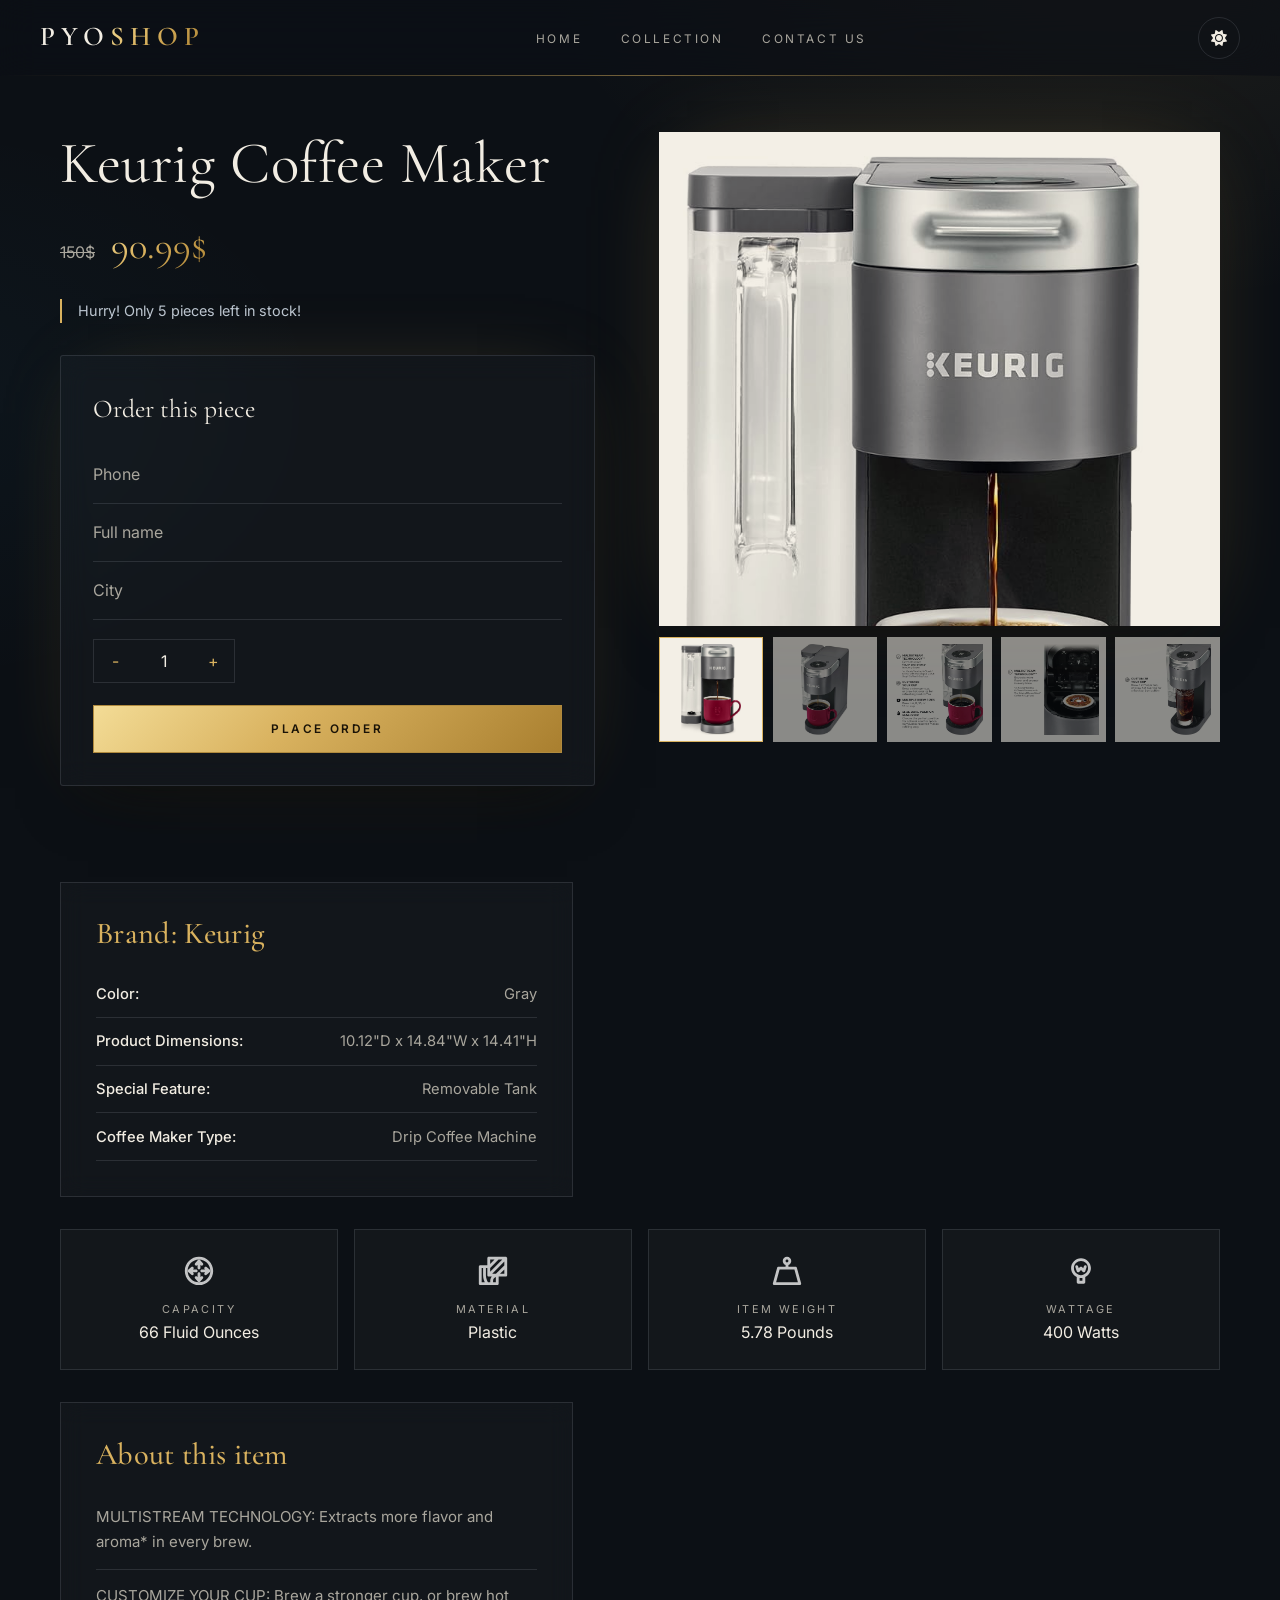
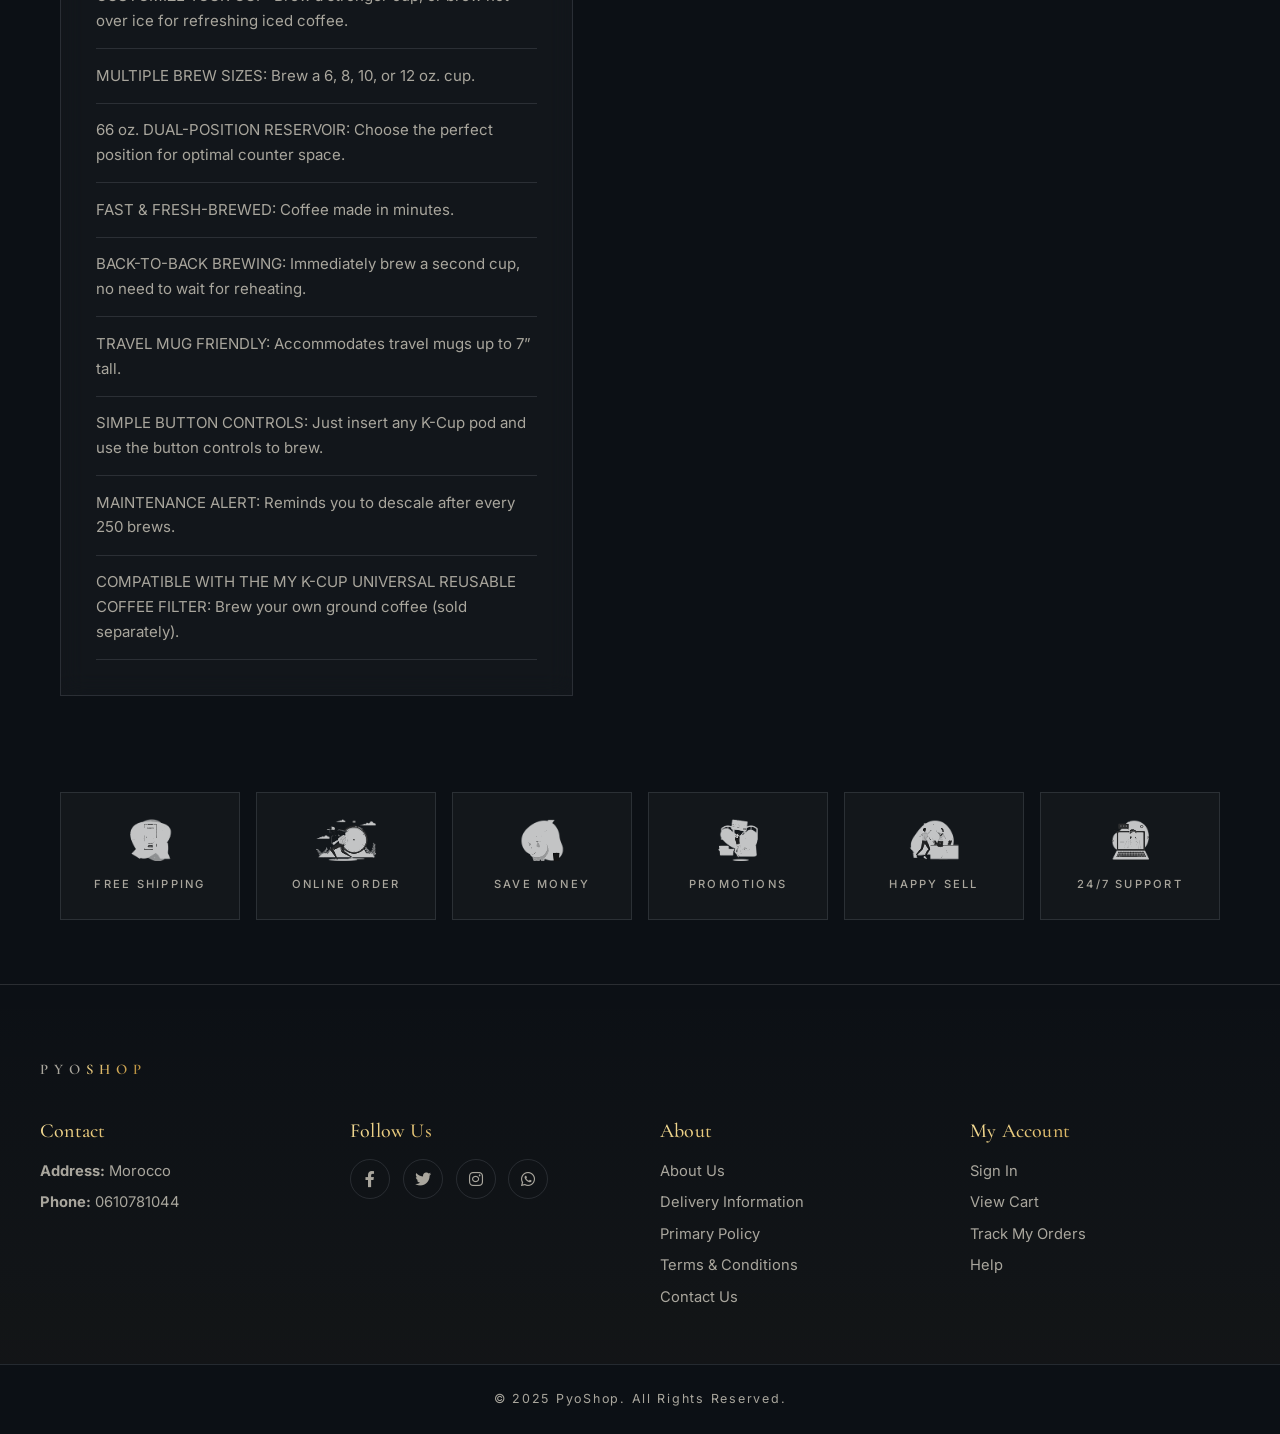
<file: pages/CoffeeMaker.html>
<!DOCTYPE html>
<html lang="en" data-theme="dark">
<head>
    <meta charset="UTF-8">
    <meta name="viewport" content="width=device-width, initial-scale=1.0">
    <link href="https://cdnjs.cloudflare.com/ajax/libs/font-awesome/6.0.0-beta3/css/all.min.css" rel="stylesheet">
    <link rel="icon" href="../icons/logo.ico">
    <link rel="preconnect" href="https://fonts.googleapis.com">
    <link rel="preconnect" href="https://fonts.gstatic.com" crossorigin>
    <link href="https://fonts.googleapis.com/css2?family=Cormorant+Garamond:ital,wght@0,400;0,500;0,600;1,400&family=Inter:wght@300;400;500;600&display=swap" rel="stylesheet">
    <link rel="stylesheet" href="../css/base.css">
    <link rel="stylesheet" href="../css/product.css">
    <script src="../javascript/base.js"></script>
    <title>Coffee Maker</title>
</head>
<body>
    <section class="section1" id="section1">
        <nav class="nav1" id="nav1">
            <div class="logo"><a href="../index.html">PYO<span>SHOP</span></a></div>
            <ul class="menu" id="menu">
                <li><a href="../index.html">Home</a></li>
                <li><a href="../index.html#collection">Collection</a></li>
                <li><a href="contact.html">Contact Us</a></li>
            </ul>
            <div class="nav-actions">
                <button class="icon-btn" data-theme-toggle type="button"></button>
                <button class="icon-btn menu_toggle" type="button" aria-label="Menu" aria-controls="menu" aria-expanded="false"><i class="fa-solid fa-bars"></i></button>
            </div>
        </nav>

        <div class="product_info">


            <div class="product_text_form">
                <h1 class="name_pro">Keurig Coffee Maker</h1>
                <div class="prix"><span class="old">150$</span><span class="price_pro">90.99$</span></div>
                <p class="montivation">Hurry! Only 5 pieces left in stock!</p>
                <form action="../index.php" method="post">
                    <input type="hidden" name="product" value="Keurig Coffee Maker">
                    <legend>Order this piece</legend>
                    <div class="inputs">
                        <input type="tel" required name="phone" placeholder="Phone">
                        <input type="text" name="full_name" required placeholder="Full name">
                        <input type="text" name="city" required placeholder="City">
                    </div>
                    <div class="numbers">
                        <div class="numbers_items">
                            <div class="plus" onclick="moin()">-</div>
                            <input type="number" id="number" name="quantity" value="1" min="1" max="99" required>
                            <div class="mines" onclick="plus()">+</div>
                        </div>
                    </div>
                    <input type="submit" class="submit" value="Place order">
                </form>
            </div>


            <div class="product_images">
                <div class="pro_image">
                    <img id="photo" src="../images/product1/pro1.jpg" alt="">
                </div>
                <div class="seconds_images">
                    <div><img src="../images/product1/pro1.jpg" onclick="change(this.src)" alt=""></div>
                    <div><img src="../images/product1/pro2.jpg" onclick="change(this.src)" alt=""></div>
                    <div><img src="../images/product1/pro3.jpg" onclick="change(this.src)" alt=""></div>
                    <div><img src="../images/product1/pro4.jpg" onclick="change(this.src)" alt=""></div>
                    <div><img src="../images/product1/pro5.jpg" onclick="change(this.src)" alt=""></div>
                </div>
            </div>


        </div>



        <div class="information information1">
            

            <div class="product-container">
                <div class="product-basic">
                    <h1>Brand: Keurig</h1>
                    <p><strong>Color:</strong> Gray</p>
                    <p><strong>Product Dimensions:</strong> 10.12"D x 14.84"W x 14.41"H</p>
                    <p><strong>Special Feature:</strong> Removable Tank</p>
                    <p><strong>Coffee Maker Type:</strong> Drip Coffee Machine</p>
                </div>
        
                <div class="product-highlights">
                    <div>
                        <img src="../images/product1/p1.svg" alt="Capacity Icon">
                        <p>Capacity</p>
                        <p>66 Fluid Ounces</p>
                    </div>
                    <div>
                        <img src="../images/product1/p3.svg" alt="Material Icon">
                        <p>Material</p>
                        <p>Plastic</p>
                    </div>
                    <div>
                        <img src="../images/product1/p2.svg" alt="Weight Icon">
                        <p>Item Weight</p>
                        <p>5.78 Pounds</p>
                    </div>
                    <div>
                        <img src="../images/product1/93.svg" alt="Wattage Icon">
                        <p>Wattage</p>
                        <p>400 Watts</p>
                    </div>
                </div>
                <div class="product-features">
                    <h2>About this item</h2>
                    <ul>
                        <li>MULTISTREAM TECHNOLOGY: Extracts more flavor and aroma* in every brew.</li>
                        <li>CUSTOMIZE YOUR CUP: Brew a stronger cup, or brew hot over ice for refreshing iced coffee.</li>
                        <li>MULTIPLE BREW SIZES: Brew a 6, 8, 10, or 12 oz. cup.</li>
                        <li>66 oz. DUAL-POSITION RESERVOIR: Choose the perfect position for optimal counter space.</li>
                        <li>FAST & FRESH-BREWED: Coffee made in minutes.</li>
                        <li>BACK-TO-BACK BREWING: Immediately brew a second cup, no need to wait for reheating.</li>
                        <li>TRAVEL MUG FRIENDLY: Accommodates travel mugs up to 7” tall.</li>
                        <li>SIMPLE BUTTON CONTROLS: Just insert any K-Cup pod and use the button controls to brew.</li>
                        <li>MAINTENANCE ALERT: Reminds you to descale after every 250 brews.</li>
                        <li>COMPATIBLE WITH THE MY K-CUP UNIVERSAL REUSABLE COFFEE FILTER: Brew your own ground coffee (sold separately).</li>
                    </ul>
                </div>
            </div>




        </div>



    </section>
    <section class="section4" id="section4">
        <div class="fe-box">
            <img src="../images/f1.png" alt="f1">
            <h6>Free Shipping</h6>
            
        </div>
        <div class="fe-box">
            <img src="../images/f2.png" alt="f1">
            <h6>Online Order</h6>
        </div>
        <div class="fe-box">
            <img src="../images/f3.png" alt="f1">
            <h6>Save Money</h6>
        </div>
        <div class="fe-box">
            <img src="../images/f4.png" alt="f1">
            <h6>Promotions</h6>
        </div>
        <div class="fe-box">
            <img src="../images/f5.png" alt="f1">
            <h6>Happy Sell</h6>
        </div>
        <div class="fe-box">
            <img src="../images/f6.png" alt="f1">
            <h6>24/7 support</h6>
        </div>
    </section>

    <section class="section5" id="section5">
        <div class="logo"><a href="">PYO<span>SHOP</span></a></div>

        <div class="content">
            <div class="col" id="contactinfo">
                <h4>Contact</h4>
                <p><strong>Address:</strong> Morocco </p>
                <p><strong>Phone:</strong> 0610781044 </p>
                
            </div>


            <div class="col" id="follow">
                <h4>Follow Us</h4>
                <div class="icon">
                    <i class="fab fa-facebook-f"></i>
                    <i class="fab fa-twitter"></i>
                    <i class="fab fa-instagram"></i>
                    <i class="fab fa-whatsapp"></i>
                </div>
            </div>

            <div class="col" id="aboutinfo">
                <h4>About</h4>
                <a href="#">About Us</a>
                <a href="#">Delivery Information</a>
                <a href="#">Primary Policy</a>
                <a href="#">Terms & Conditions</a>
                <a href="#">Contact Us</a>
            </div>
    
            <div class="col" id="acountinfo">
                <h4>My Account</h4>
                <a href="#">Sign In</a>
                <a href="#">View Cart</a>
                <a href="#">Track My Orders</a>
                <a href="#">Help</a>
            </div>
        </div>
    </section>


    <footer class="footer">
        <p>&copy; 2025 PyoShop. All Rights Reserved.</p>
    </footer>

    <div class="loading-screen">
        <div class="spinner"></div>
    </div>
    <script src="../javascript/product.js"></script>
</body>
</html>
</file>
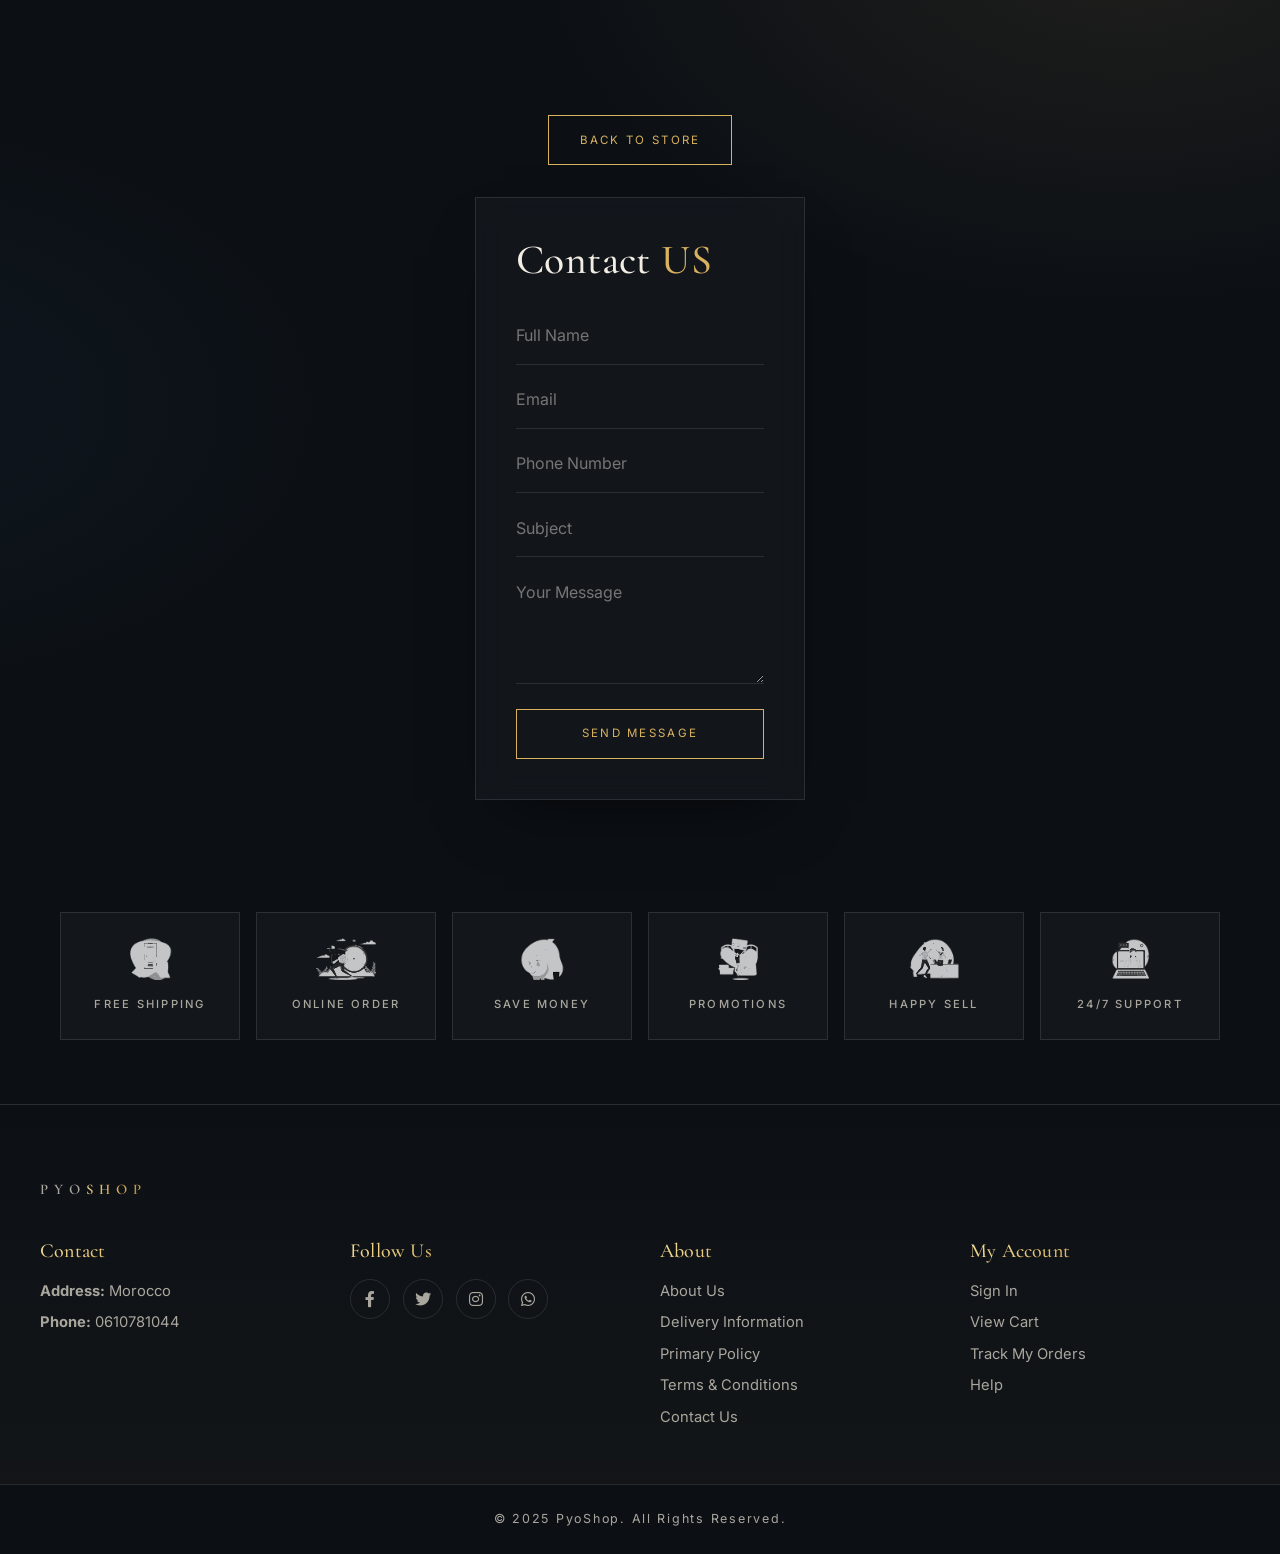
<file: pages/contact.html>
<!DOCTYPE html>
<html lang="en" data-theme="dark">
<head>
    <meta charset="UTF-8">
    <meta name="viewport" content="width=device-width, initial-scale=1.0">
    <link href="https://cdnjs.cloudflare.com/ajax/libs/font-awesome/6.0.0-beta3/css/all.min.css" rel="stylesheet">
    <link rel="icon" href="../icons/logo.ico">
    <link rel="preconnect" href="https://fonts.googleapis.com">
    <link rel="preconnect" href="https://fonts.gstatic.com" crossorigin>
    <link href="https://fonts.googleapis.com/css2?family=Cormorant+Garamond:ital,wght@0,400;0,500;0,600;1,400&family=Inter:wght@300;400;500;600&display=swap" rel="stylesheet">
    <link rel="stylesheet" href="../css/base.css">
    <link rel="stylesheet" href="../css/shop.css">
    <script src="../javascript/base.js"></script>
    <title>CONTACT</title>
</head>
<body>
<aside>
    <button onclick="window.open('../index.html','_parent')">Back To Store</button>
    <div class="contact-container">
        <h1>Contact <span>US</span></h1>
        <form class="contact-form" method="POST" action="../contact.php">
            <input type="text" placeholder="Full Name" required name="full_name">
            <input type="email" placeholder="Email" required name="email">
            <input type="text" placeholder="Phone Number" required name="phone">
            <input type="text" placeholder="Subject" required name="subject">
            <textarea name="message" placeholder="Your Message" required></textarea>
            <button type="submit">Send Message</button>
        </form>
    </div>
</aside>
<section class="section4" id="features">
    <div class="fe-box">
        <img src="../images/f1.png" alt="f1">
        <h6>Free Shipping</h6>
        
    </div>
    <div class="fe-box">
        <img src="../images/f2.png" alt="f1">
        <h6>Online Order</h6>
    </div>
    <div class="fe-box">
        <img src="../images/f3.png" alt="f1">
        <h6>Save Money</h6>
    </div>
    <div class="fe-box">
        <img src="../images/f4.png" alt="f1">
        <h6>Promotions</h6>
    </div>
    <div class="fe-box">
        <img src="../images/f5.png" alt="f1">
        <h6>Happy Sell</h6>
    </div>
    <div class="fe-box">
        <img src="../images/f6.png" alt="f1">
        <h6>24/7 support</h6>
    </div>
</section>

<section class="section5" id="section5">
    <div class="logo"><a href="">PYO<span>SHOP</span></a></div>

    <div class="content">
        <div class="col" id="contactinfo">
            <h4>Contact</h4>
            <p><strong>Address:</strong> Morocco </p>
            <p><strong>Phone:</strong> 0610781044 </p>
            
        </div>


        <div class="col" id="follow">
            <h4>Follow Us</h4>
            <div class="icon">
                <i class="fab fa-facebook-f"></i>
                <i class="fab fa-twitter"></i>
                <i class="fab fa-instagram"></i>
                <i class="fab fa-whatsapp"></i>
            </div>
        </div>

        <div class="col" id="aboutinfo">
            <h4>About</h4>
            <a href="#">About Us</a>
            <a href="#">Delivery Information</a>
            <a href="#">Primary Policy</a>
            <a href="#">Terms & Conditions</a>
            <a href="#">Contact Us</a>
        </div>

        <div class="col" id="acountinfo">
            <h4>My Account</h4>
            <a href="#">Sign In</a>
            <a href="#">View Cart</a>
            <a href="#">Track My Orders</a>
            <a href="#">Help</a>
        </div>
    </div>
</section>


<footer class="footer">
    <p>&copy; 2025 PyoShop. All Rights Reserved.</p>
</footer>



<div class="loading-screen">
    <div class="spinner"></div>
</div>
</body>
</html>
</file>
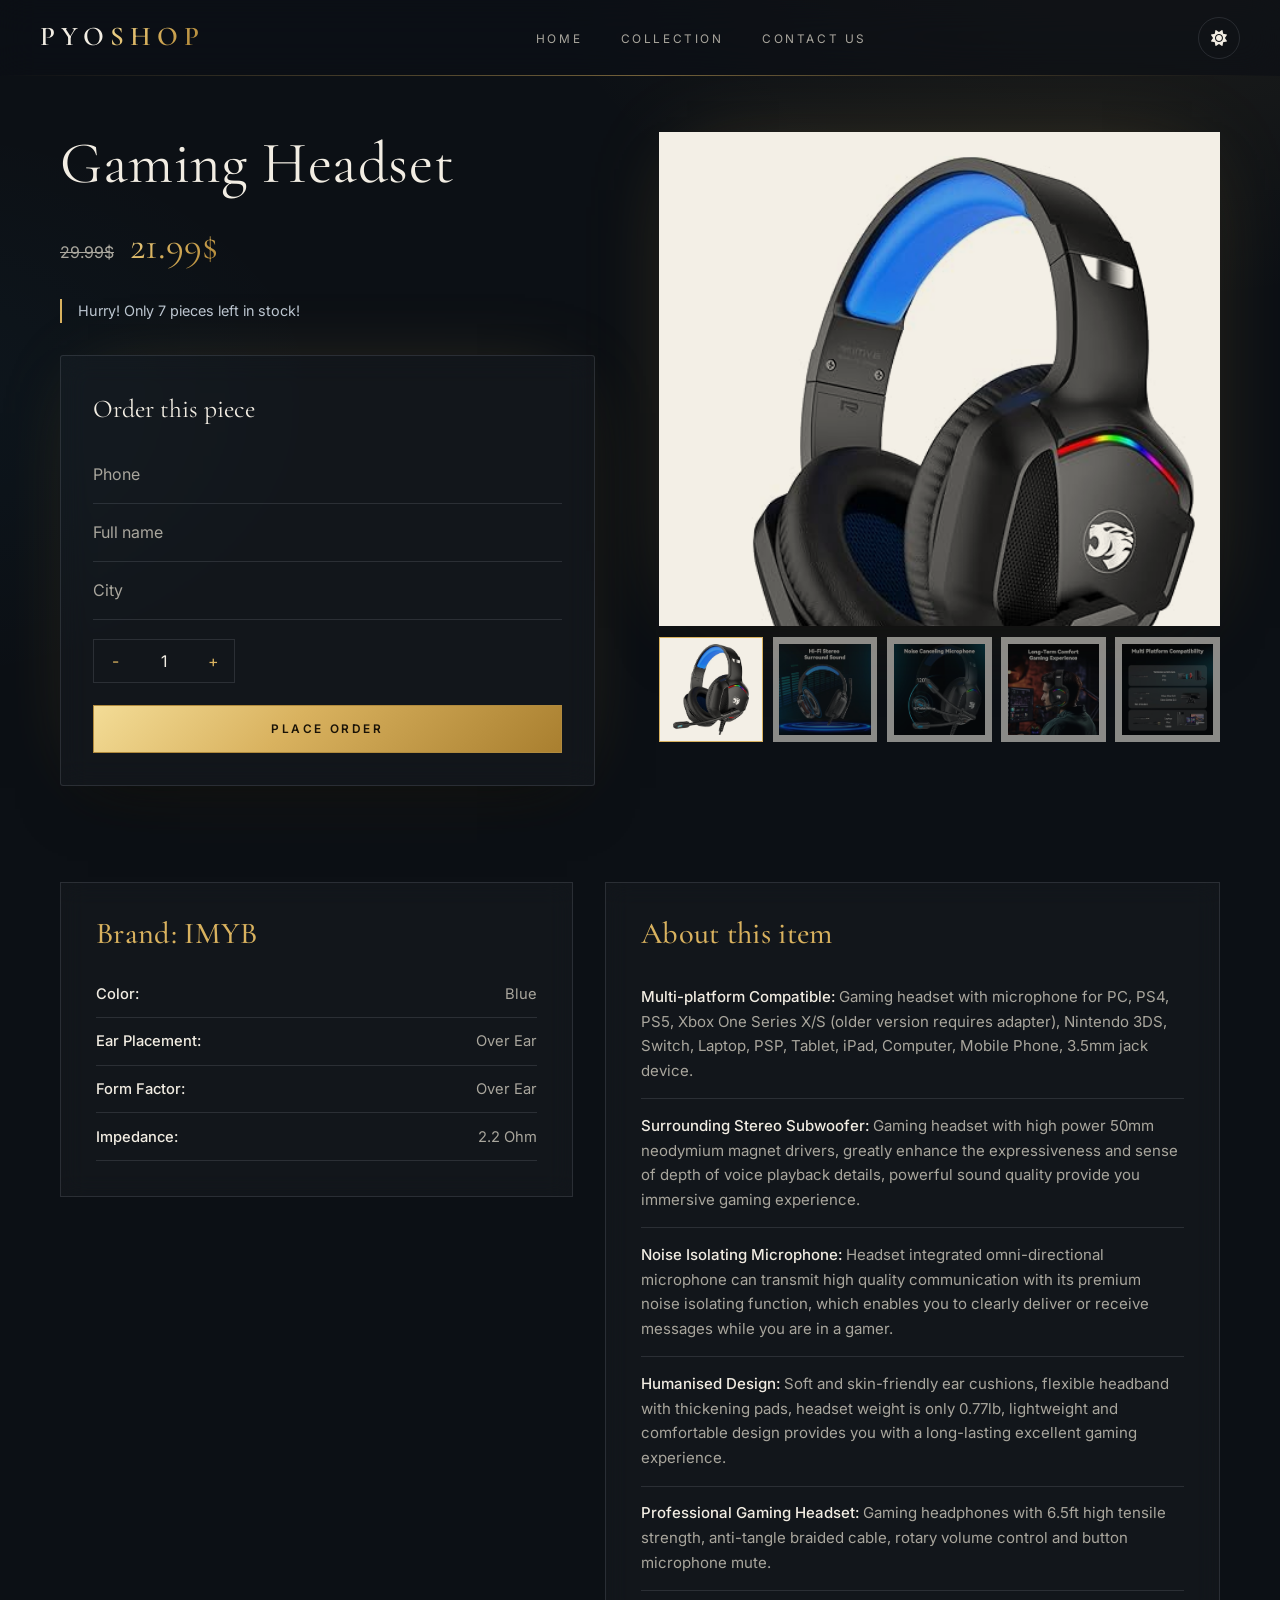
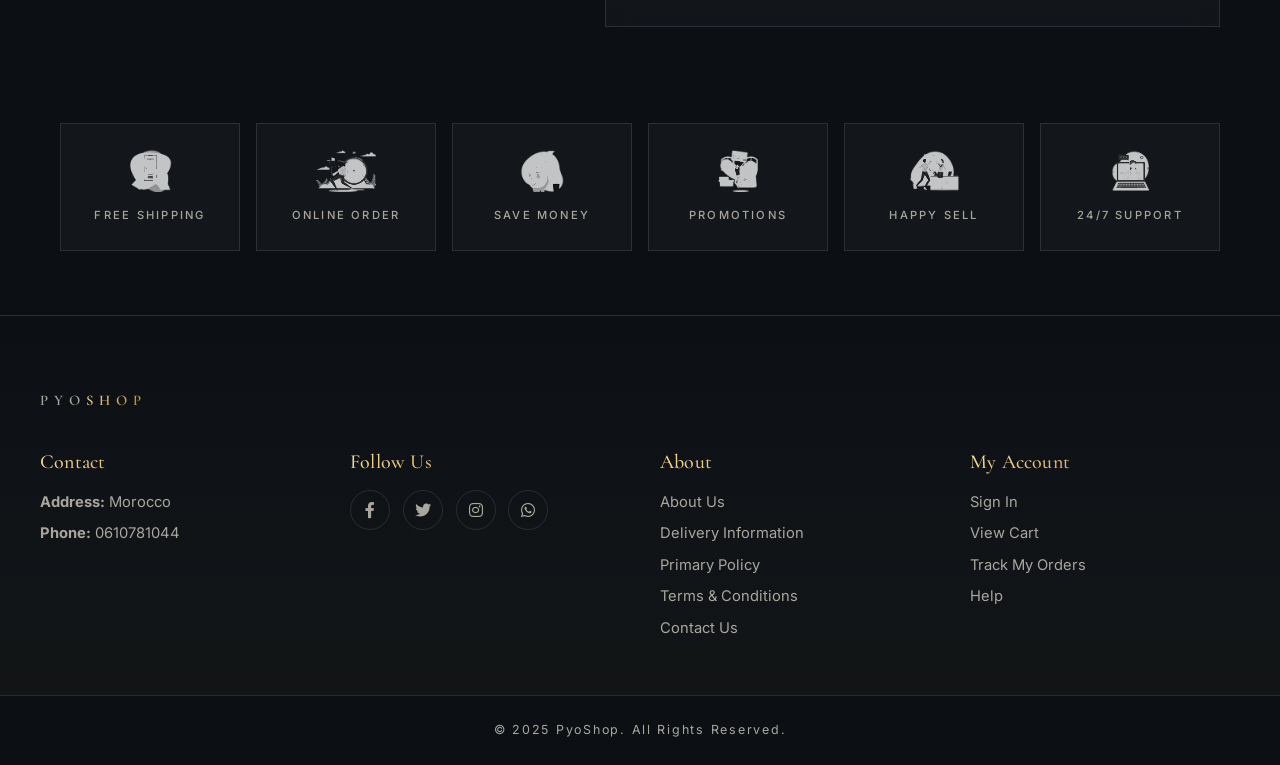
<file: pages/GamingHeadset.html>
<!DOCTYPE html>
<html lang="en" data-theme="dark">
<head>
    <meta charset="UTF-8">
    <meta name="viewport" content="width=device-width, initial-scale=1.0">
    <link href="https://cdnjs.cloudflare.com/ajax/libs/font-awesome/6.0.0-beta3/css/all.min.css" rel="stylesheet">
    <link rel="icon" href="../icons/logo.ico">
    <link rel="preconnect" href="https://fonts.googleapis.com">
    <link rel="preconnect" href="https://fonts.gstatic.com" crossorigin>
    <link href="https://fonts.googleapis.com/css2?family=Cormorant+Garamond:ital,wght@0,400;0,500;0,600;1,400&family=Inter:wght@300;400;500;600&display=swap" rel="stylesheet">
    <link rel="stylesheet" href="../css/base.css">
    <link rel="stylesheet" href="../css/product.css">
    <script src="../javascript/base.js"></script>
    <title>Gaming Headset</title>
</head>
<body>
    <section class="section1" id="section1">
        <nav class="nav1" id="nav1">
            <div class="logo"><a href="../index.html">PYO<span>SHOP</span></a></div>
            <ul class="menu" id="menu">
                <li><a href="../index.html">Home</a></li>
                <li><a href="../index.html#collection">Collection</a></li>
                <li><a href="contact.html">Contact Us</a></li>
            </ul>
            <div class="nav-actions">
                <button class="icon-btn" data-theme-toggle type="button"></button>
                <button class="icon-btn menu_toggle" type="button" aria-label="Menu" aria-controls="menu" aria-expanded="false"><i class="fa-solid fa-bars"></i></button>
            </div>
        </nav>

        <div class="product_info">


            <div class="product_text_form">
                <h1 class="name_pro">Gaming Headset</h1>
                <div class="prix"><span class="old">29.99$</span><span class="price_pro">21.99$</span></div>
                <p class="montivation">Hurry! Only 7 pieces left in stock!</p>
                <form action="../index.php" method="post">
                    <input type="hidden" name="product" value="Gaming Headset">
                    <legend>Order this piece</legend>
                    <div class="inputs">
                        <input type="tel" required name="phone" placeholder="Phone">
                        <input type="text" name="full_name" required placeholder="Full name">
                        <input type="text" name="city" required placeholder="City">
                    </div>
                    <div class="numbers">
                        <div class="numbers_items">
                            <div class="plus" onclick="moin()">-</div>
                            <input type="number" id="number" name="quantity" value="1" min="1" max="99" required>
                            <div class="mines" onclick="plus()">+</div>
                        </div>
                    </div>
                    <input type="submit" class="submit" value="Place order">
                </form>
            </div>


            <div class="product_images">
                <div class="pro_image">
                    <img id="photo" src="../images/product2/pro1.jpg" alt="">
                </div>
                <div class="seconds_images">
                    <div><img src="../images/product2/pro1.jpg" onclick="change(this.src)" alt=""></div>
                    <div><img src="../images/product2/pro2.jpg" onclick="change(this.src)" alt=""></div>
                    <div><img src="../images/product2/pro3.jpg" onclick="change(this.src)" alt=""></div>
                    <div><img src="../images/product2/pro4.jpg" onclick="change(this.src)" alt=""></div>
                    <div><img src="../images/product2/pro5.jpg" onclick="change(this.src)" alt=""></div>
                </div>
            </div>


        </div>



        <div class="information information2">
            <div class="product-container">

                <div class="product-basic">
                    <h1>Brand: IMYB</h1>
                    <p><strong>Color:</strong> Blue</p>
                    <p><strong>Ear Placement:</strong> Over Ear</p>
                    <p><strong>Form Factor:</strong> Over Ear</p>
                    <p><strong>Impedance:</strong> 2.2 Ohm</p>
                </div>
        

                <div class="product-features">
                    <h2>About this item</h2>
                    <ul>
                        <li><strong>Multi-platform Compatible:</strong> Gaming headset with microphone for PC, PS4, PS5, Xbox One Series X/S (older version requires adapter), Nintendo 3DS, Switch, Laptop, PSP, Tablet, iPad, Computer, Mobile Phone, 3.5mm jack device.</li>
                        <li><strong>Surrounding Stereo Subwoofer:</strong> Gaming headset with high power 50mm neodymium magnet drivers, greatly enhance the expressiveness and sense of depth of voice playback details, powerful sound quality provide you immersive gaming experience.</li>
                        <li><strong>Noise Isolating Microphone:</strong> Headset integrated omni-directional microphone can transmit high quality communication with its premium noise isolating function, which enables you to clearly deliver or receive messages while you are in a gamer.</li>
                        <li><strong>Humanised Design:</strong> Soft and skin-friendly ear cushions, flexible headband with thickening pads, headset weight is only 0.77lb, lightweight and comfortable design provides you with a long-lasting excellent gaming experience.</li>
                        <li><strong>Professional Gaming Headset:</strong> Gaming headphones with 6.5ft high tensile strength, anti-tangle braided cable, rotary volume control and button microphone mute.</li>
                    </ul>
                </div>
            </div>
        </div>


    </section>
    <section class="section4" id="section4">
        <div class="fe-box">
            <img src="../images/f1.png" alt="f1">
            <h6>Free Shipping</h6>
            
        </div>
        <div class="fe-box">
            <img src="../images/f2.png" alt="f1">
            <h6>Online Order</h6>
        </div>
        <div class="fe-box">
            <img src="../images/f3.png" alt="f1">
            <h6>Save Money</h6>
        </div>
        <div class="fe-box">
            <img src="../images/f4.png" alt="f1">
            <h6>Promotions</h6>
        </div>
        <div class="fe-box">
            <img src="../images/f5.png" alt="f1">
            <h6>Happy Sell</h6>
        </div>
        <div class="fe-box">
            <img src="../images/f6.png" alt="f1">
            <h6>24/7 support</h6>
        </div>
    </section>

    <section class="section5" id="section5">
        <div class="logo"><a href="">PYO<span>SHOP</span></a></div>

        <div class="content">
            <div class="col" id="contactinfo">
                <h4>Contact</h4>
                <p><strong>Address:</strong> Morocco </p>
                <p><strong>Phone:</strong> 0610781044 </p>
                
            </div>


            <div class="col" id="follow">
                <h4>Follow Us</h4>
                <div class="icon">
                    <i class="fab fa-facebook-f"></i>
                    <i class="fab fa-twitter"></i>
                    <i class="fab fa-instagram"></i>
                    <i class="fab fa-whatsapp"></i>
                </div>
            </div>

            <div class="col" id="aboutinfo">
                <h4>About</h4>
                <a href="#">About Us</a>
                <a href="#">Delivery Information</a>
                <a href="#">Primary Policy</a>
                <a href="#">Terms & Conditions</a>
                <a href="#">Contact Us</a>
            </div>
    
            <div class="col" id="acountinfo">
                <h4>My Account</h4>
                <a href="#">Sign In</a>
                <a href="#">View Cart</a>
                <a href="#">Track My Orders</a>
                <a href="#">Help</a>
            </div>
        </div>
    </section>


    <footer class="footer">
        <p>&copy; 2025 PyoShop. All Rights Reserved.</p>
    </footer>

    <div class="loading-screen">
        <div class="spinner"></div>
    </div>
    <script src="../javascript/product.js"></script>
</body>
</html>
</file>
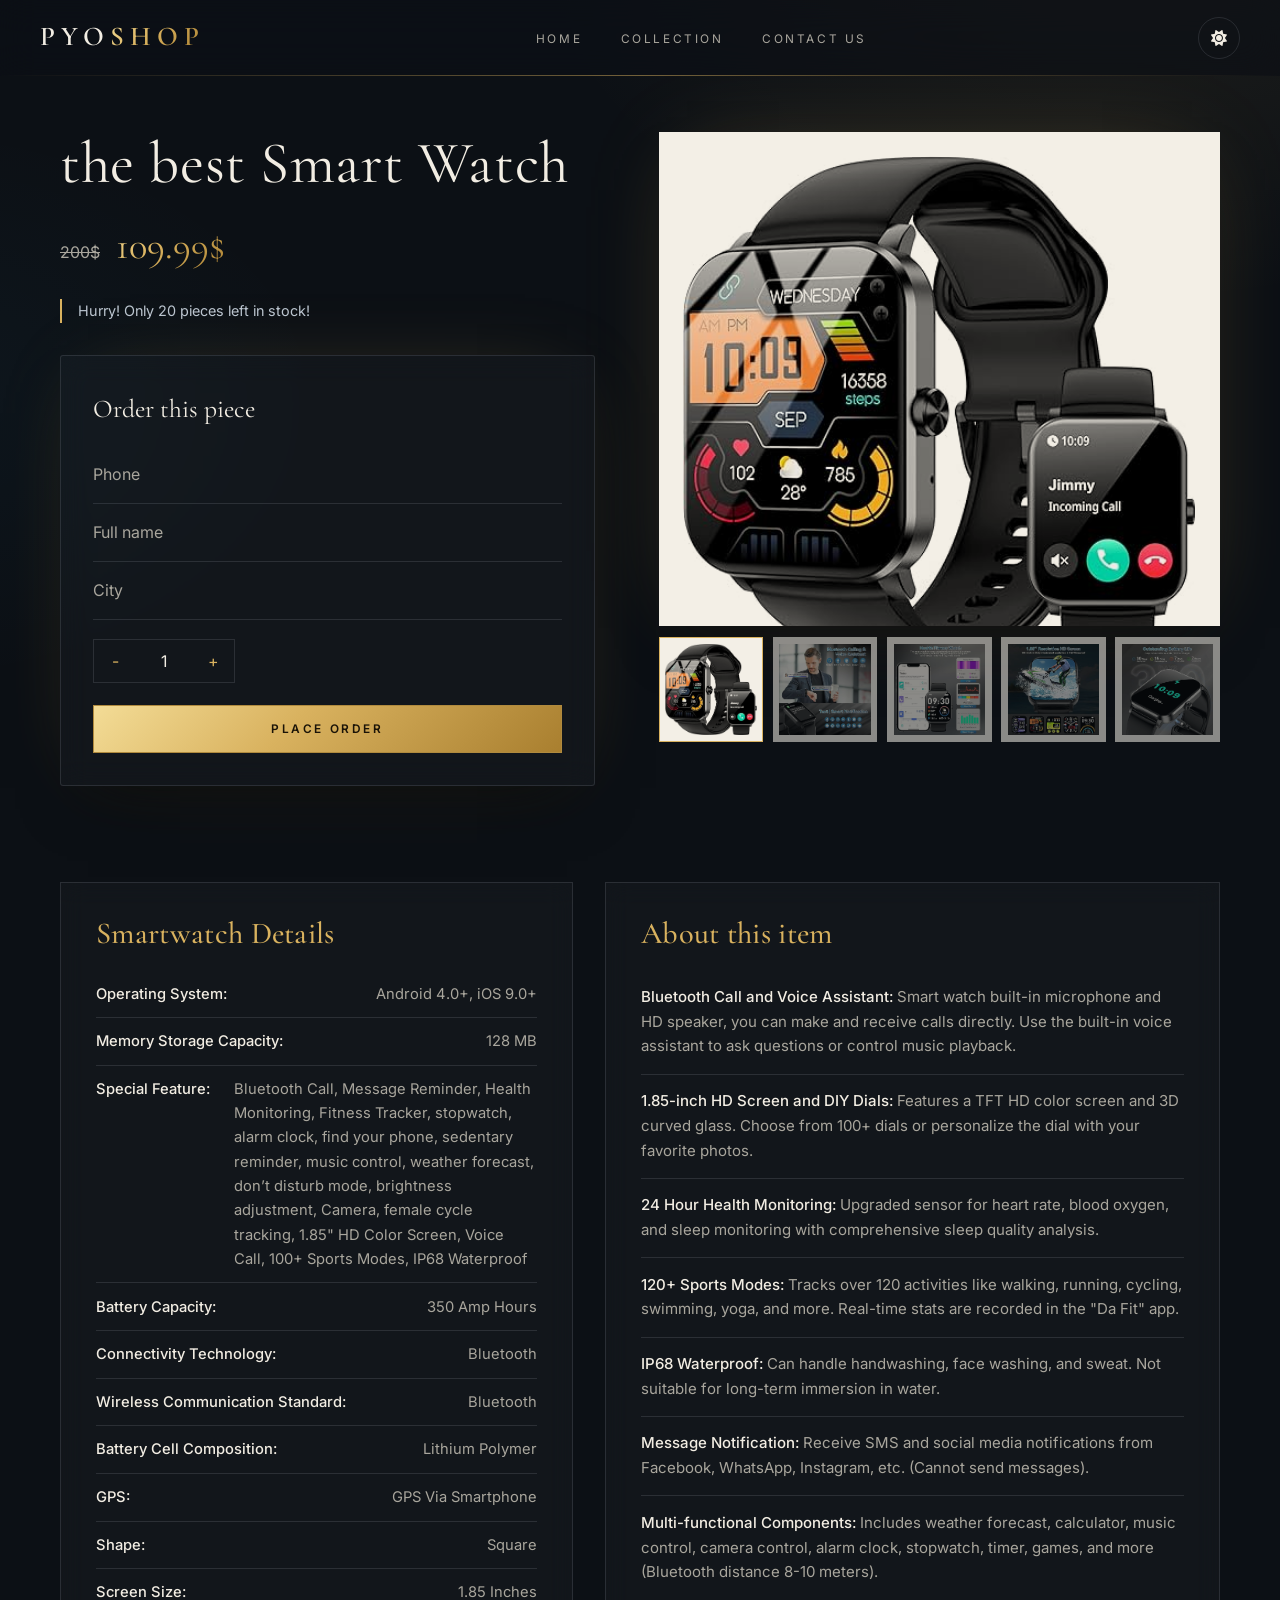
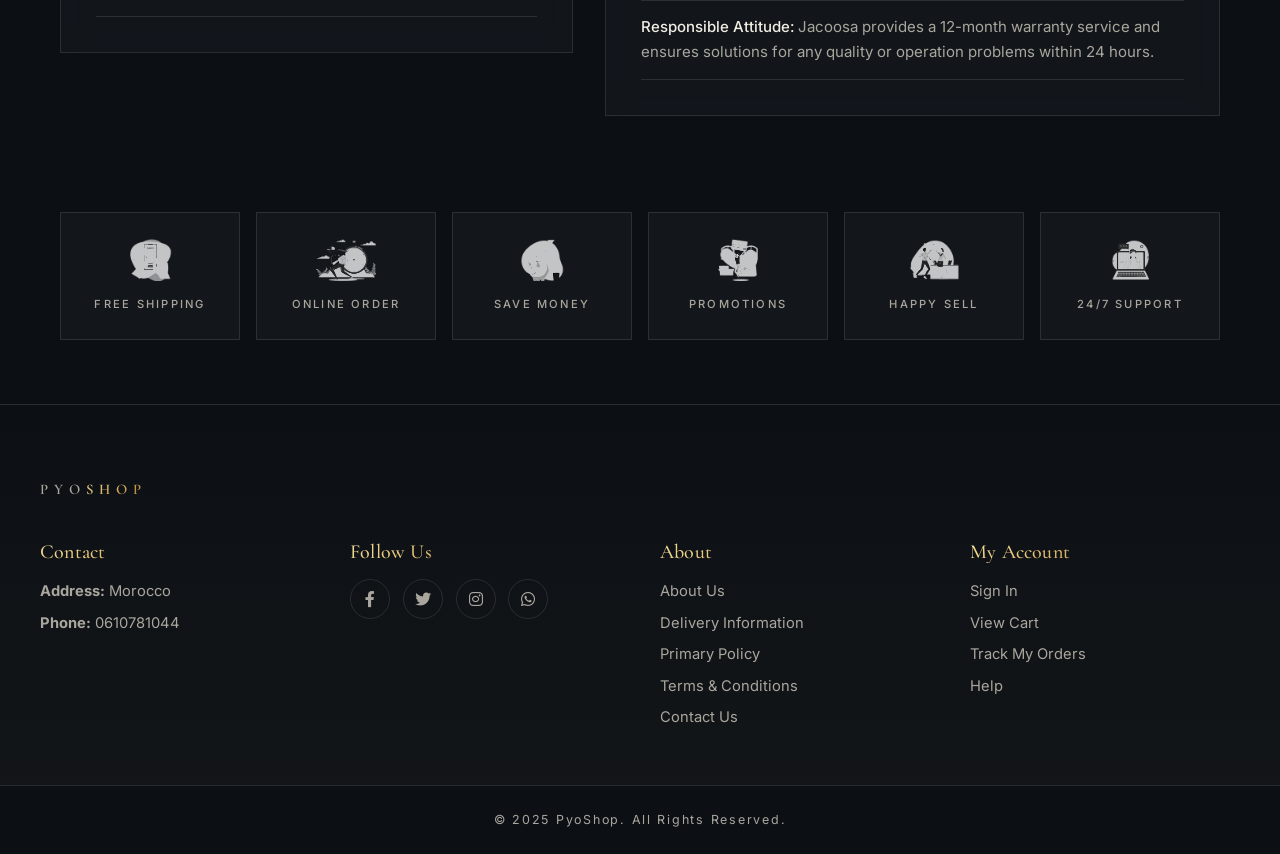
<file: pages/SmartWatch.html>
<!DOCTYPE html>
<html lang="en" data-theme="dark">
<head>
    <meta charset="UTF-8">
    <meta name="viewport" content="width=device-width, initial-scale=1.0">
    <link href="https://cdnjs.cloudflare.com/ajax/libs/font-awesome/6.0.0-beta3/css/all.min.css" rel="stylesheet">
    <link rel="icon" href="../icons/logo.ico">
    <link rel="preconnect" href="https://fonts.googleapis.com">
    <link rel="preconnect" href="https://fonts.gstatic.com" crossorigin>
    <link href="https://fonts.googleapis.com/css2?family=Cormorant+Garamond:ital,wght@0,400;0,500;0,600;1,400&family=Inter:wght@300;400;500;600&display=swap" rel="stylesheet">
    <link rel="stylesheet" href="../css/base.css">
    <link rel="stylesheet" href="../css/product.css">
    <script src="../javascript/base.js"></script>
    <title>Smart Watch</title>
</head>
<body>
    <section class="section1" id="section1">
        <nav class="nav1" id="nav1">
            <div class="logo"><a href="../index.html">PYO<span>SHOP</span></a></div>
            <ul class="menu" id="menu">
                <li><a href="../index.html">Home</a></li>
                <li><a href="../index.html#collection">Collection</a></li>
                <li><a href="contact.html">Contact Us</a></li>
            </ul>
            <div class="nav-actions">
                <button class="icon-btn" data-theme-toggle type="button"></button>
                <button class="icon-btn menu_toggle" type="button" aria-label="Menu" aria-controls="menu" aria-expanded="false"><i class="fa-solid fa-bars"></i></button>
            </div>
        </nav>

        <div class="product_info">


            <div class="product_text_form">
                <h1 class="name_pro">the best Smart Watch</h1>
                <div class="prix"><span class="old">200$</span><span class="price_pro">109.99$</span></div>
                <p class="montivation">Hurry! Only 20 pieces left in stock!</p>
                <form action="../index.php" method="post">
                    <input type="hidden" name="product" value="the best Smart Watch">
                    <legend>Order this piece</legend>
                    <div class="inputs">
                        <input type="tel" required name="phone" placeholder="Phone">
                        <input type="text" name="full_name" required placeholder="Full name">
                        <input type="text" name="city" required placeholder="City">
                    </div>
                    <div class="numbers">
                        <div class="numbers_items">
                            <div class="plus" onclick="moin()">-</div>
                            <input type="number" id="number" name="quantity" value="1" min="1" max="99" required>
                            <div class="mines" onclick="plus()">+</div>
                        </div>
                    </div>
                    <input type="submit" class="submit" value="Place order">
                </form>
            </div>


            <div class="product_images">
                <div class="pro_image">
                    <img id="photo" src="../images/product4/pro1.jpg" alt="">
                </div>
                <div class="seconds_images">
                    <div><img src="../images/product4/pro1.jpg" onclick="change(this.src)" alt=""></div>
                    <div><img src="../images/product4/pro2.jpg" onclick="change(this.src)" alt=""></div>
                    <div><img src="../images/product4/pro3.jpg" onclick="change(this.src)" alt=""></div>
                    <div><img src="../images/product4/pro4.jpg" onclick="change(this.src)" alt=""></div>
                    <div><img src="../images/product4/pro5.jpg" onclick="change(this.src)" alt=""></div>
                </div>
            </div>


        </div>


        <div class="information information4">
            <div class="product-container">
                <div class="product-basic">
                    <h1>Smartwatch Details</h1>
                    <p><strong>Operating System:</strong> Android 4.0+, iOS 9.0+</p>
                    <p><strong>Memory Storage Capacity:</strong> 128 MB</p>
                    <p><strong>Special Feature:</strong> Bluetooth Call, Message Reminder, Health Monitoring, Fitness Tracker, stopwatch, alarm clock, find your phone, sedentary reminder, music control, weather forecast, don’t disturb mode, brightness adjustment, Camera, female cycle tracking, 1.85" HD Color Screen, Voice Call, 100+ Sports Modes, IP68 Waterproof</p>
                    <p><strong>Battery Capacity:</strong> 350 Amp Hours</p>
                    <p><strong>Connectivity Technology:</strong> Bluetooth</p>
                    <p><strong>Wireless Communication Standard:</strong> Bluetooth</p>
                    <p><strong>Battery Cell Composition:</strong> Lithium Polymer</p>
                    <p><strong>GPS:</strong> GPS Via Smartphone</p>
                    <p><strong>Shape:</strong> Square</p>
                    <p><strong>Screen Size:</strong> 1.85 Inches</p>
                </div>
        
                <div class="product-features">
                    <h2>About this item</h2>
                    <ul>
                        <li><strong>Bluetooth Call and Voice Assistant:</strong> Smart watch built-in microphone and HD speaker, you can make and receive calls directly. Use the built-in voice assistant to ask questions or control music playback.</li>
                        <li><strong>1.85-inch HD Screen and DIY Dials:</strong> Features a TFT HD color screen and 3D curved glass. Choose from 100+ dials or personalize the dial with your favorite photos.</li>
                        <li><strong>24 Hour Health Monitoring:</strong> Upgraded sensor for heart rate, blood oxygen, and sleep monitoring with comprehensive sleep quality analysis.</li>
                        <li><strong>120+ Sports Modes:</strong> Tracks over 120 activities like walking, running, cycling, swimming, yoga, and more. Real-time stats are recorded in the "Da Fit" app.</li>
                        <li><strong>IP68 Waterproof:</strong> Can handle handwashing, face washing, and sweat. Not suitable for long-term immersion in water.</li>
                        <li><strong>Message Notification:</strong> Receive SMS and social media notifications from Facebook, WhatsApp, Instagram, etc. (Cannot send messages).</li>
                        <li><strong>Multi-functional Components:</strong> Includes weather forecast, calculator, music control, camera control, alarm clock, stopwatch, timer, games, and more (Bluetooth distance 8-10 meters).</li>
                        <li><strong>Responsible Attitude:</strong> Jacoosa provides a 12-month warranty service and ensures solutions for any quality or operation problems within 24 hours.</li>
                    </ul>
                </div>
            </div>
        </div>


    </section>
    <section class="section4" id="section4">
        <div class="fe-box">
            <img src="../images/f1.png" alt="f1">
            <h6>Free Shipping</h6>
            
        </div>
        <div class="fe-box">
            <img src="../images/f2.png" alt="f1">
            <h6>Online Order</h6>
        </div>
        <div class="fe-box">
            <img src="../images/f3.png" alt="f1">
            <h6>Save Money</h6>
        </div>
        <div class="fe-box">
            <img src="../images/f4.png" alt="f1">
            <h6>Promotions</h6>
        </div>
        <div class="fe-box">
            <img src="../images/f5.png" alt="f1">
            <h6>Happy Sell</h6>
        </div>
        <div class="fe-box">
            <img src="../images/f6.png" alt="f1">
            <h6>24/7 support</h6>
        </div>
    </section>

    <section class="section5" id="section5">
        <div class="logo"><a href="">PYO<span>SHOP</span></a></div>

        <div class="content">
            <div class="col" id="contactinfo">
                <h4>Contact</h4>
                <p><strong>Address:</strong> Morocco </p>
                <p><strong>Phone:</strong> 0610781044 </p>
                
            </div>


            <div class="col" id="follow">
                <h4>Follow Us</h4>
                <div class="icon">
                    <i class="fab fa-facebook-f"></i>
                    <i class="fab fa-twitter"></i>
                    <i class="fab fa-instagram"></i>
                    <i class="fab fa-whatsapp"></i>
                </div>
            </div>

            <div class="col" id="aboutinfo">
                <h4>About</h4>
                <a href="#">About Us</a>
                <a href="#">Delivery Information</a>
                <a href="#">Primary Policy</a>
                <a href="#">Terms & Conditions</a>
                <a href="#">Contact Us</a>
            </div>
    
            <div class="col" id="acountinfo">
                <h4>My Account</h4>
                <a href="#">Sign In</a>
                <a href="#">View Cart</a>
                <a href="#">Track My Orders</a>
                <a href="#">Help</a>
            </div>
        </div>
    </section>


    <footer class="footer">
        <p>&copy; 2025 PyoShop. All Rights Reserved.</p>
    </footer>

    <div class="loading-screen">
        <div class="spinner"></div>
    </div>
    <script src="../javascript/product.js"></script>
</body>
</html>
</file>
<file: css/base.css>
/* ==========================================================
   PYOSHOP · base.css
   Tokens, reset, shared chrome (nav, buttons, footer, loader)
   Loaded on every page.
   ========================================================== */
:root{
  /* surfaces */
  --bg:#0c1015;            /* midnight slate */
  --bg-raised:#141922;
  --bg-card:rgba(255,255,255,.028);
  --paper:#f3efe6;         /* ivory mat behind product photos */
  /* text */
  --text:#f2ede3;
  --text-dim:#a9a69d;
  /* metals */
  --champagne:#d9b25f;      /* gold */
  --champagne-deep:#b08a3e;
  --gold-light:#f0d58a;
  --gold-grad:linear-gradient(135deg,#f3dc96 0%,#d9b25f 42%,#a97f2f 100%);
  --gold-rgb:217,178,95;
  --silver:#bcc6d1;
  /* cold light */
  --ice:56,189,248;
  --glow:rgba(var(--gold-rgb),.06);
  --line:rgba(217,178,95,.38);
  --line-cold:rgba(188,198,209,.14);
  --shadow:0 30px 60px -28px rgba(0,0,0,.65);
  /* type */
  --font-display:'Cormorant Garamond','Playfair Display',Georgia,serif;
  --font-body:'Inter',system-ui,-apple-system,'Segoe UI',sans-serif;
  /* motion + layout */
  --ease:cubic-bezier(.22,.61,.36,1);
  --nav-h:76px;
  --wrap:1240px;
}
[data-theme="light"]{
  --bg:#f6f2ea;--bg-raised:#fffdf8;--bg-card:rgba(255,255,255,.7);
  --text:#1c1e23;--text-dim:#5f5c55;
  --champagne:#9a7424;--champagne-deep:#7a5a1a;--gold-light:#b8923a;--gold-grad:linear-gradient(135deg,#c9a44c,#9a7424 55%,#7a5a1a);--gold-rgb:154,116,36;--silver:#4b5563;
  --glow:rgba(var(--gold-rgb),.1);--line:rgba(154,116,36,.4);--line-cold:rgba(60,70,85,.14);
  --shadow:0 24px 48px -28px rgba(30,30,40,.35);
}

*,*::before,*::after{box-sizing:border-box;margin:0;padding:0}
html{scroll-behavior:smooth;-webkit-text-size-adjust:100%}
body{
  font:400 1rem/1.65 var(--font-body);
  background:var(--bg);color:var(--text);overflow-x:hidden;min-height:100vh;
  background-image:
    radial-gradient(60rem 38rem at 88% -8%,rgba(var(--gold-rgb),.09),transparent 62%),
    radial-gradient(48rem 30rem at -10% 45%,rgba(56,189,248,.04),transparent 60%);
  background-attachment:fixed;
  transition:background-color .6s var(--ease),color .6s var(--ease);
}
body.has-drawer{overflow:hidden}
img{max-width:100%;display:block}
a{color:inherit;text-decoration:none}
button{font:inherit;color:inherit;background:none;border:0;cursor:pointer}
ul{list-style:none}
:focus-visible{outline:1px solid var(--champagne);outline-offset:3px}
::selection{background:rgba(var(--gold-rgb),.28)}
input[type=number]::-webkit-inner-spin-button,input[type=number]::-webkit-outer-spin-button{-webkit-appearance:none;margin:0}
::-webkit-scrollbar{width:8px;height:8px}
::-webkit-scrollbar-thumb{background:var(--gold-grad);border-radius:8px}
::-webkit-scrollbar-track{background:var(--bg)}

h1,h2,h3,h4{font-family:var(--font-display);font-weight:500;line-height:1.08;letter-spacing:.01em}
.eyebrow{font-size:.7rem;letter-spacing:.34em;text-transform:uppercase;color:var(--champagne)}
.wrap{max-width:var(--wrap);margin-inline:auto;padding-inline:clamp(1.25rem,4vw,2.5rem)}

/* ---------- buttons ---------- */
.btn{
  display:inline-flex;align-items:center;justify-content:center;gap:.6rem;
  padding:.9rem 1.9rem;border:1px solid var(--champagne);color:var(--champagne);
  font-size:.72rem;font-weight:500;letter-spacing:.2em;text-transform:uppercase;
  transition:background .5s var(--ease),color .5s var(--ease),transform .5s var(--ease),box-shadow .5s var(--ease);
}
.btn:hover{background:var(--gold-grad);color:#1a1307;transform:scale(1.02);box-shadow:0 0 40px -6px rgba(var(--gold-rgb),.25)}
.btn--solid{background:var(--gold-grad);border-color:var(--champagne-deep);color:#1a1307;font-weight:600}
.btn--solid:hover{background:var(--gold-light);color:#1a1307;border-color:var(--gold-light)}
.btn--ghost{border-color:var(--line-cold);color:var(--text)}
.btn--ghost:hover{border-color:var(--champagne)}
.btn--sm{padding:.7rem 1rem;font-size:.66rem;letter-spacing:.16em}
.btn--block{width:100%}
.icon-btn{
  width:42px;height:42px;display:inline-grid;place-items:center;border:1px solid var(--line-cold);border-radius:50%;
  color:var(--text);transition:border-color .5s var(--ease),transform .5s var(--ease),color .5s var(--ease);
}
.icon-btn:hover{border-color:var(--champagne);color:var(--champagne);transform:scale(1.06)}

/* ---------- nav ---------- */
.nav1{
  position:fixed;inset:0 0 auto 0;height:var(--nav-h);z-index:300;
  display:flex;align-items:center;justify-content:space-between;gap:1.5rem;
  padding-inline:clamp(1.25rem,4vw,2.5rem);
  background:color-mix(in srgb,var(--bg) 68%,transparent);
  backdrop-filter:blur(18px) saturate(140%);-webkit-backdrop-filter:blur(18px) saturate(140%);
  border-bottom:1px solid var(--line-cold);
}
.logo{font-family:var(--font-display);font-size:1.7rem;font-weight:600;letter-spacing:.22em}
.logo span{background:var(--gold-grad);-webkit-background-clip:text;background-clip:text;color:transparent}
.nav1 .menu{display:flex;gap:2.4rem;margin-inline:auto}
.nav1 .menu a{position:relative;font-size:.74rem;letter-spacing:.22em;text-transform:uppercase;color:var(--text-dim);padding:.4rem 0;transition:color .4s var(--ease)}
.nav1 .menu a::after{content:"";position:absolute;left:0;bottom:0;width:100%;height:1px;background:var(--champagne);transform:scaleX(0);transform-origin:left;transition:transform .6s var(--ease)}
.nav1 .menu a:hover{color:var(--text)}
.nav1 .menu a:hover::after{transform:scaleX(1)}
.nav-actions{display:flex;align-items:center;gap:.6rem}
.menu_toggle{display:none}
.cart-btn{position:relative}
.cart-btn .count{
  position:absolute;top:-5px;right:-5px;min-width:19px;height:19px;padding:0 5px;border-radius:10px;
  background:var(--gold-grad);color:#1a1307;font-size:.66rem;font-weight:600;display:grid;place-items:center;
}
.cart-btn .count.bump{animation:bump .6s var(--ease)}
@keyframes bump{50%{transform:scale(1.25)}}

/* ---------- scroll reveal ---------- */
.js [data-reveal]{opacity:0;transform:translateY(14px);transition:opacity 1.1s var(--ease),transform 1.1s var(--ease);transition-delay:calc(var(--i,0)*90ms)}
.js [data-reveal].is-visible{opacity:1;transform:none}

/* ---------- loader ---------- */
.loading-screen{position:fixed;inset:0;z-index:9999;display:grid;place-items:center;background:var(--bg);transition:opacity .9s var(--ease),visibility .9s}
.loading-screen.hidden{opacity:0;visibility:hidden;pointer-events:none}
.spinner{width:46px;height:46px;border-radius:50%;border:1px solid var(--line-cold);border-top-color:var(--champagne);animation:spin 1.6s linear infinite;box-shadow:0 0 60px rgba(var(--gold-rgb),.12)}
@keyframes spin{to{transform:rotate(360deg)}}

/* ---------- feature strip + footer ---------- */
.section4{max-width:var(--wrap);margin:0 auto;padding:4rem clamp(1.25rem,4vw,2.5rem);display:grid;grid-template-columns:repeat(auto-fit,minmax(150px,1fr));gap:1rem}
.fe-box{text-align:center;padding:1.6rem 1rem;border:1px solid var(--line-cold);background:var(--bg-card);transition:border-color .5s var(--ease),transform .5s var(--ease)}
.fe-box:hover{border-color:var(--line);transform:scale(1.02)}
.fe-box img{height:42px;margin:0 auto .9rem;filter:grayscale(1) brightness(1.5);opacity:.75}
[data-theme="light"] .fe-box img{filter:grayscale(1) brightness(.5)}
.fe-box h6{font-size:.7rem;font-weight:500;letter-spacing:.2em;text-transform:uppercase;color:var(--text-dim)}
.section5{border-top:1px solid var(--line-cold);padding:4.5rem clamp(1.25rem,4vw,2.5rem) 3rem;background:linear-gradient(180deg,transparent,rgba(var(--gold-rgb),.03))}
.section5>.logo{max-width:var(--wrap);margin:0 auto 2.5rem}
.section5 .content{max-width:var(--wrap);margin:auto;display:grid;grid-template-columns:repeat(auto-fit,minmax(200px,1fr));gap:2.5rem}
.section5 h4{font-size:1.25rem;color:var(--champagne);margin-bottom:1rem}
.section5 p,.section5 a{display:block;font-size:.92rem;color:var(--text-dim);margin-bottom:.45rem;transition:color .4s var(--ease)}
.section5 a:hover{color:var(--text)}
.section5 .icon{display:flex;gap:.8rem}
.section5 .icon i{width:40px;height:40px;display:grid;place-items:center;border:1px solid var(--line-cold);border-radius:50%;color:var(--text-dim);transition:all .5s var(--ease)}
.section5 .icon i:hover{border-color:var(--champagne);color:var(--champagne);transform:scale(1.08)}
.footer{text-align:center;padding:1.5rem;font-size:.78rem;letter-spacing:.14em;color:var(--text-dim);border-top:1px solid var(--line-cold)}

/* ---------- inner pages: contact + categories ---------- */
body>aside:not(.drawer){min-height:70vh;display:grid;place-content:center;justify-items:center;gap:2rem;padding:6rem 1.25rem 3rem}
.contact-container{width:min(560px,100%);padding:2.5rem;border:1px solid var(--line-cold);background:var(--bg-card);backdrop-filter:blur(14px);box-shadow:var(--shadow)}
.contact-container h1{font-size:2.6rem;margin-bottom:1.5rem}
.contact-container h1 span{color:var(--champagne)}
.contact-form{display:grid;gap:.4rem}
.contact-form input,.contact-form textarea,.field input{
  width:100%;background:transparent;border:0;border-bottom:1px solid var(--line-cold);color:var(--text);
  padding:.95rem 0;font:inherit;outline:none;transition:border-color .5s var(--ease)}
.contact-form textarea{min-height:120px;resize:vertical}
.contact-form input:focus,.contact-form textarea:focus,.field input:focus{border-color:var(--champagne)}
.contact-form button,body>aside:not(.drawer)>button{margin-top:1.2rem;padding:.9rem 1.9rem;border:1px solid var(--champagne);color:var(--champagne);font-size:.72rem;letter-spacing:.2em;text-transform:uppercase;transition:all .5s var(--ease)}
.contact-form button:hover,body>aside:not(.drawer)>button:hover{background:var(--gold-grad);color:#1a1307}
body>main{display:flex;flex-wrap:wrap;justify-content:center;gap:.7rem;padding:calc(var(--nav-h) + 2rem) 1.25rem 0}
body>main a{padding:.6rem 1.3rem;border:1px solid var(--line-cold);font-size:.72rem;letter-spacing:.2em;text-transform:uppercase;color:var(--text-dim);transition:all .5s var(--ease)}
body>main a:hover{border-color:var(--champagne);color:var(--champagne)}

/* back-to-top (created by base.js) */
.to-top{position:fixed;right:1.5rem;bottom:1.5rem;z-index:250;background:color-mix(in srgb,var(--bg) 70%,transparent);backdrop-filter:blur(12px);opacity:0;visibility:hidden;transform:translateY(10px)}
.to-top.show{opacity:1;visibility:visible;transform:none}

/* ---------- responsive nav ---------- */
@media (max-width:860px){
  .menu_toggle{display:inline-grid}
  .nav1 .menu{
    position:absolute;top:100%;left:0;right:0;margin:0;flex-direction:column;gap:0;padding:.5rem clamp(1.25rem,4vw,2.5rem) 1.5rem;
    background:color-mix(in srgb,var(--bg) 92%,transparent);backdrop-filter:blur(22px);border-bottom:1px solid var(--line-cold);
    opacity:0;visibility:hidden;transform:translateY(-8px);transition:all .6s var(--ease)}
  .nav1 .menu.active{opacity:1;visibility:visible;transform:none}
  .nav1 .menu a{display:block;padding:1rem 0;border-bottom:1px solid var(--line-cold)}
  .nav1 .menu a::after{display:none}
  .logo{font-size:1.4rem}
}
@media (prefers-reduced-motion:reduce){
  *,*::before,*::after{animation-duration:.01ms!important;animation-iteration-count:1!important;transition-duration:.01ms!important;scroll-behavior:auto!important}
}

[hidden]{display:none!important}

/* ---------- gold finish ---------- */
.nav1{border-image:linear-gradient(90deg,transparent,rgba(var(--gold-rgb),.5),transparent) 1}
.section5 h4,.eyebrow{background:var(--gold-grad);-webkit-background-clip:text;background-clip:text;color:transparent}
h1 em,.hero h1 em{background:var(--gold-grad);-webkit-background-clip:text;background-clip:text;color:transparent}
</file>
<file: css/shop.css>
/* ==========================================================
   PYOSHOP · shop.css — home page + category grids
   Hero carousel, search/filter, product cards, drawers,
   testimonials. Depends on base.css tokens.
   ========================================================== */

/* ---------- carousel (shared by hero + testimonials) ---------- */
.slides{display:grid}
.slide{grid-area:1/1;opacity:0;visibility:hidden;transition:opacity 1.2s var(--ease),visibility 1.2s}
.slide.is-active{opacity:1;visibility:visible}
.carousel-ui{display:flex;align-items:center;gap:1.4rem}
.arrow{width:48px;height:48px;display:grid;place-items:center;border:1px solid var(--line);border-radius:50%;color:var(--champagne);transition:all .5s var(--ease)}
.arrow:hover{background:var(--gold-grad);color:#1a1307;transform:scale(1.06);box-shadow:0 0 40px -6px rgba(var(--gold-rgb),.3)}
.dots{display:flex;gap:.6rem}
.dots button{width:30px;height:18px;position:relative}
.dots button::after{content:"";position:absolute;left:0;right:0;top:8px;height:1px;background:var(--line-cold);transition:background .6s var(--ease),height .6s var(--ease)}
.dots button.is-active::after{background:var(--gold-grad);height:2px;top:8px}

/* ---------- hero ---------- */
.hero{position:relative;min-height:100svh;display:grid;align-content:center;padding-top:var(--nav-h);overflow:hidden}
.hero .slide{display:grid;align-items:center}
.slide-inner{max-width:var(--wrap);margin:auto;width:100%;padding:3rem clamp(1.25rem,4vw,2.5rem) 6rem;display:grid;grid-template-columns:1.05fr .95fr;gap:3rem;align-items:center}
.hero h1{font-size:clamp(2.8rem,6.2vw,5.4rem);font-weight:400;letter-spacing:.005em}
.hero h1 em{font-style:italic}
.hero p{margin:1.5rem 0 2.4rem;max-width:34rem;color:var(--text-dim);font-size:1.05rem}
.slide-art{position:relative;display:grid;place-items:center}
.slide-art::before{content:"";position:absolute;width:min(34rem,90%);aspect-ratio:1;border-radius:50%;background:radial-gradient(circle,rgba(var(--gold-rgb),.2),rgba(56,189,248,.05) 50%,transparent 72%);filter:blur(10px)}
.slide-art::after{content:"";position:absolute;width:min(26rem,70%);aspect-ratio:1;border-radius:50%;border:1px solid var(--line-cold)}
.slide-art img{position:relative;max-height:58vh;object-fit:contain;filter:drop-shadow(0 40px 50px rgba(0,0,0,.5))}
.hero .carousel-ui{position:absolute;left:clamp(1.25rem,4vw,2.5rem);bottom:2.2rem}
.hero .socialmedia{position:absolute;right:clamp(1.25rem,4vw,2.5rem);bottom:2.2rem;display:flex;gap:1.2rem;color:var(--text-dim)}
.hero .socialmedia i{transition:color .4s var(--ease),transform .4s var(--ease)}
.hero .socialmedia i:hover{color:var(--champagne);transform:scale(1.15)}

/* ---------- section headings ---------- */
.section2,.section3{max-width:var(--wrap);margin:auto;padding:7rem clamp(1.25rem,4vw,2.5rem) 3rem;position:relative}
.section2 .text,.section3 .text{margin-bottom:2.5rem}
.section2 .text h2,.section3 .text h2{font-size:clamp(2.1rem,4.4vw,3.4rem);font-weight:400;margin-bottom:.7rem}
.section3 .text{text-align:center;margin-bottom:1.5rem}
.section2 .text p,.section3 .text p{font-size:.72rem;letter-spacing:.32em;text-transform:uppercase;color:var(--champagne)}

/* ---------- toolbar: search + filter chips ---------- */
.toolbar{display:flex;flex-wrap:wrap;align-items:center;justify-content:space-between;gap:1.2rem;margin-bottom:2.2rem;padding-bottom:1.5rem;border-bottom:1px solid var(--line-cold)}
.search-field{position:relative;width:min(100%,340px)}
.search-field i{position:absolute;left:0;top:50%;transform:translateY(-50%);color:var(--champagne);font-size:.9rem;pointer-events:none}
.search-field input{width:100%;padding:.8rem 0 .8rem 1.9rem;background:transparent;border:0;border-bottom:1px solid var(--line-cold);color:var(--text);font:inherit;outline:none;transition:border-color .5s var(--ease)}
.search-field input:focus{border-color:var(--champagne)}
.search-field input::placeholder{color:var(--text-dim)}
.chips{display:flex;flex-wrap:wrap;gap:.6rem}
.chip{padding:.55rem 1.2rem;border:1px solid var(--line-cold);font-size:.7rem;letter-spacing:.18em;text-transform:uppercase;color:var(--text-dim);transition:all .5s var(--ease)}
.chip:hover{border-color:var(--champagne);color:var(--text)}
.chip.is-active{border-color:var(--champagne);color:var(--champagne);box-shadow:0 0 34px -8px rgba(var(--gold-rgb),.35)}
.result-count{width:100%;font-size:.82rem;color:var(--text-dim)}

/* ---------- product grid ---------- */
.products{display:grid;grid-template-columns:repeat(auto-fill,minmax(250px,1fr));gap:1.5rem;transition:opacity .28s var(--ease),transform .28s var(--ease)}
.products.is-leaving{opacity:0;transform:translateY(8px)}
.product{
  position:relative;display:flex;flex-direction:column;overflow:hidden;
  border:1px solid var(--line-cold);border-radius:3px;
  background:linear-gradient(180deg,rgba(255,255,255,.04),rgba(255,255,255,.008));
  backdrop-filter:blur(10px);box-shadow:var(--shadow);
  transition:border-color .6s var(--ease),box-shadow .6s var(--ease);
}
.product::before{content:"";position:absolute;inset:-30% -10% auto;height:60%;background:radial-gradient(ellipse at top,rgba(56,189,248,.09),transparent 70%);pointer-events:none;opacity:.6;transition:opacity .6s var(--ease)}
.product:hover{border-color:var(--line);box-shadow:var(--shadow),0 0 60px -20px rgba(var(--gold-rgb),.3)}
.product:hover::before{opacity:1}
.product .img{position:relative;aspect-ratio:1;margin:.7rem .7rem 0;background:var(--paper);overflow:hidden;cursor:pointer;display:block;width:calc(100% - 1.4rem)}
.product .img img{width:100%;height:100%;object-fit:contain;padding:1rem;mix-blend-mode:multiply;transition:transform 1.1s var(--ease)}
.product:hover .img img{transform:scale(1.05)}
.badge{position:absolute;left:.7rem;top:.7rem;z-index:1;padding:.25rem .65rem;background:var(--gold-grad);color:#1a1307;font-weight:600;font-size:.64rem;letter-spacing:.16em;text-transform:uppercase;border:1px solid var(--line)}
.product .info{position:relative;padding:1.2rem 1.3rem 1.4rem;display:flex;flex-direction:column;flex:1}
.product .cat{font-size:.66rem;letter-spacing:.28em;text-transform:uppercase;color:var(--silver)}
.product h2{font-size:1.55rem;margin:.35rem 0 .6rem;font-weight:500}
.product .price{display:flex;align-items:baseline;gap:.7rem;margin-bottom:1.2rem;color:var(--champagne);font-family:var(--font-display);font-size:1.5rem}
.product .price s{font-family:var(--font-body);font-size:.85rem;color:var(--text-dim)}
.product .actions{margin-top:auto;display:grid;grid-template-columns:1fr 1fr;gap:.6rem}
.js .product[data-reveal]{transition:opacity 1.1s var(--ease),transform 1.1s var(--ease),border-color .6s var(--ease),box-shadow .6s var(--ease);transition-delay:calc(var(--i,0)*90ms),calc(var(--i,0)*90ms),0s,0s}
.empty{grid-column:1/-1;text-align:center;padding:4rem 1rem;border:1px dashed var(--line-cold);color:var(--text-dim)}
.empty h3{font-size:1.8rem;color:var(--text);margin-bottom:.5rem}
.empty button{margin-top:1.2rem}
.section3 .product h2{font-size:1.1rem}

/* ---------- testimonials ---------- */
.testimonials{position:relative;padding:7rem 0;margin-top:3rem;text-align:center;border-block:1px solid var(--line-cold);background:radial-gradient(40rem 20rem at 50% 0,rgba(var(--gold-rgb),.06),transparent 70%)}
.testimonials h2{font-size:clamp(1.8rem,3.4vw,2.6rem);font-weight:400;margin:.7rem 0 3rem}
.quote{display:grid;justify-items:center;align-content:start}
.quote::before{content:"\201C";font-family:var(--font-display);font-size:5rem;line-height:.6;color:var(--champagne);opacity:.5;margin-bottom:1rem}
.quote blockquote{max-width:44rem;font-family:var(--font-display);font-size:clamp(1.5rem,3vw,2.2rem);line-height:1.35;font-weight:400;font-style:italic}
.quote figcaption{margin-top:1.6rem;font-size:.74rem;letter-spacing:.24em;text-transform:uppercase;color:var(--silver)}
.quote figcaption span{display:block;margin-top:.3rem;color:var(--text-dim);letter-spacing:.12em;text-transform:none;font-size:.82rem}
.testimonials .carousel-ui{justify-content:center;margin-top:3rem}

/* ---------- overlay + drawers ---------- */
.overlay{position:fixed;inset:0;z-index:600;background:rgba(5,8,12,.55);backdrop-filter:blur(8px);-webkit-backdrop-filter:blur(8px);opacity:0;pointer-events:none;transition:opacity .6s var(--ease)}
.has-drawer .overlay{opacity:1;pointer-events:auto}
[data-theme="light"] .overlay{background:rgba(30,32,38,.35)}
.drawer{
  position:fixed;top:0;right:0;z-index:700;height:100dvh;width:min(460px,100%);display:flex;flex-direction:column;
  background:color-mix(in srgb,var(--bg-raised) 90%,transparent);
  backdrop-filter:blur(26px) saturate(130%);-webkit-backdrop-filter:blur(26px) saturate(130%);
  border-left:1px solid var(--line);box-shadow:-40px 0 80px -30px rgba(0,0,0,.6),-1px 0 60px rgba(var(--gold-rgb),.06);
  transform:translateX(102%);visibility:hidden;transition:transform .75s var(--ease),visibility .75s;
}
.drawer--wide{width:min(580px,100%)}
.drawer.is-open{transform:none;visibility:visible}
.drawer-head{display:flex;align-items:center;justify-content:space-between;padding:1.3rem 1.6rem;border-bottom:1px solid var(--line-cold)}
.drawer-head h3{font-size:1.7rem;font-weight:500}
.drawer-head small{display:block;margin-top:.15rem;font-size:.7rem;letter-spacing:.24em;text-transform:uppercase;color:var(--text-dim)}
.drawer-body{flex:1;overflow-y:auto;padding:1.6rem}
.drawer-foot{padding:1.4rem 1.6rem 1.6rem;border-top:1px solid var(--line-cold);display:grid;gap:.7rem}

/* stepper */
.stepper{display:inline-flex;align-items:center;border:1px solid var(--line-cold)}
.stepper button{width:36px;height:36px;font-size:1.05rem;color:var(--champagne);transition:background .4s var(--ease)}
.stepper button:hover{background:rgba(var(--gold-rgb),.1)}
.stepper output{min-width:2.4rem;text-align:center;font-size:.92rem}

/* cart */
.cart-item{display:grid;grid-template-columns:78px 1fr auto;gap:1rem;align-items:center;padding:1rem 0;border-bottom:1px solid var(--line-cold);animation:rise .7s var(--ease) both}
@keyframes rise{from{opacity:0;transform:translateY(8px)}}
.cart-item img{width:78px;height:78px;object-fit:contain;padding:.4rem;background:var(--paper);mix-blend-mode:normal}
.cart-item h4{font-size:1.15rem;margin-bottom:.4rem}
.cart-item .stepper button{width:30px;height:30px}
.cart-item .line{text-align:right;font-family:var(--font-display);font-size:1.2rem;color:var(--champagne)}
.cart-item .remove{display:block;margin-top:.5rem;font-size:.72rem;color:var(--text-dim);text-decoration:underline;text-underline-offset:3px}
.cart-item .remove:hover{color:var(--text)}
.cart-empty{text-align:center;padding:3.5rem 0;color:var(--text-dim)}
.cart-empty h4{font-size:1.7rem;color:var(--text);margin-bottom:.5rem}
.cart-empty .btn{margin-top:1.5rem}
.total{display:flex;justify-content:space-between;align-items:baseline;font-size:.78rem;letter-spacing:.2em;text-transform:uppercase;color:var(--text-dim)}
.total strong{font-family:var(--font-display);font-size:2rem;font-weight:500;letter-spacing:0;text-transform:none;color:var(--text)}
.note{font-size:.8rem;color:var(--text-dim);text-align:center}
.drawer:not(.is-checkout) .panel--checkout,.drawer.is-checkout .panel--cart{display:none}
.checkout-form{display:grid;gap:.3rem}
.checkout-summary{margin:1.2rem 0;padding:1rem 0;border-block:1px solid var(--line-cold);font-size:.9rem;color:var(--text-dim)}
.checkout-summary div{display:flex;justify-content:space-between;padding:.2rem 0}

/* quick view */
.qv-main{background:var(--paper);aspect-ratio:1/.82;display:grid;place-items:center;overflow:hidden}
.qv-main img{width:100%;height:100%;object-fit:contain;padding:1.2rem;mix-blend-mode:multiply;transition:opacity .4s var(--ease)}
.qv-main img.swap{opacity:0}
.qv-thumbs{display:grid;grid-template-columns:repeat(5,1fr);gap:.5rem;margin:.6rem 0 1.6rem}
.qv-thumbs button{aspect-ratio:1;background:var(--paper);border:1px solid transparent;opacity:.55;transition:all .5s var(--ease)}
.qv-thumbs button img{width:100%;height:100%;object-fit:contain;padding:.3rem;mix-blend-mode:multiply}
.qv-thumbs button:hover{opacity:.9}
.qv-thumbs button.is-active{opacity:1;border-color:var(--champagne)}
.qv h4{font-size:2.2rem;font-weight:500;margin:.4rem 0 .8rem}
.qv .price{display:flex;align-items:baseline;gap:.8rem;margin-bottom:1rem;font-family:var(--font-display);font-size:1.9rem;color:var(--champagne)}
.qv .price s{font-family:var(--font-body);font-size:.9rem;color:var(--text-dim)}
.qv p{color:var(--text-dim);margin-bottom:1.6rem}
.qv .buy-row{display:flex;gap:.8rem;align-items:center;flex-wrap:wrap}
.qv .buy-row .btn{flex:1}
.qv .more{display:inline-block;margin-top:1.2rem;font-size:.74rem;letter-spacing:.18em;text-transform:uppercase;color:var(--silver);border-bottom:1px solid var(--line-cold);padding-bottom:2px}
.qv .more:hover{color:var(--champagne);border-color:var(--champagne)}

/* toast */
.toast{position:fixed;left:50%;bottom:1.6rem;z-index:800;transform:translate(-50%,16px);padding:.9rem 1.6rem;border:1px solid var(--line);background:color-mix(in srgb,var(--bg-raised) 85%,transparent);backdrop-filter:blur(16px);font-size:.82rem;letter-spacing:.06em;opacity:0;visibility:hidden;transition:all .7s var(--ease);box-shadow:0 0 50px -12px rgba(var(--gold-rgb),.3)}
.toast.show{opacity:1;visibility:visible;transform:translate(-50%,0)}

/* ---------- responsive ---------- */
@media (max-width:900px){
  .slide-inner{grid-template-columns:1fr;gap:1rem;padding-bottom:8rem}
  .slide-art{order:-1}
  .slide-art img{max-height:34vh}
  .hero .socialmedia{display:none}
  .section2,.section3{padding-top:4.5rem}
  .toolbar{align-items:stretch}
}
@media (max-width:520px){
  .products{grid-template-columns:1fr}
  .cart-item{grid-template-columns:64px 1fr}
  .cart-item img{width:64px;height:64px}
  .cart-item .line-wrap{grid-column:2}
  .cart-item .line{text-align:left}
}

/* ---------- gold finish ---------- */
.product,.testimonials .quote{position:relative}
.product::after{content:"";position:absolute;inset:0 0 auto;height:1px;background:linear-gradient(90deg,transparent,rgba(var(--gold-rgb),.7),transparent);opacity:.5;transition:opacity .6s var(--ease)}
.product:hover::after{opacity:1}
.product .price,.qv .price,.cart-item .line{background:var(--gold-grad);-webkit-background-clip:text;background-clip:text;color:transparent}
.product .price s,.qv .price s{-webkit-text-fill-color:var(--text-dim)}
.drawer{border-left-color:rgba(var(--gold-rgb),.45)}
.chip.is-active{background:rgba(var(--gold-rgb),.08)}
</file>
<file: css/product.css>
/* ==========================================================
   PYOSHOP · product.css — individual product pages
   (replaces stylepro.css + responsivepro.css)
   ========================================================== */
.section1{width:100%}
.product_info{max-width:var(--wrap);margin:auto;padding:calc(var(--nav-h) + 3.5rem) clamp(1.25rem,4vw,2.5rem) 3rem;display:grid;grid-template-columns:1fr 1.05fr;gap:clamp(2rem,5vw,5rem);align-items:start}

/* text + order form */
.product_text_form{position:relative}
.name_pro{font-size:clamp(2.4rem,4.6vw,3.8rem);font-weight:400;margin-bottom:1.2rem}
.prix{display:flex;align-items:baseline;gap:1rem;margin-bottom:1.2rem}
.prix .price_pro{font-family:var(--font-display);font-size:2.4rem;background:var(--gold-grad);-webkit-background-clip:text;background-clip:text;color:transparent}
.prix .old{color:var(--text-dim);text-decoration:line-through}
.montivation{display:inline-block;margin-bottom:2rem;padding-left:1rem;border-left:2px solid var(--champagne);font-size:.9rem;color:var(--silver)}
.product_text_form form{padding:2rem;border:1px solid var(--line-cold);border-radius:3px;background:var(--bg-card);backdrop-filter:blur(14px);box-shadow:var(--shadow),0 0 80px -30px rgba(var(--gold-rgb),.25)}
.product_text_form legend{font-family:var(--font-display);font-size:1.6rem;margin-bottom:1rem;display:block}
.inputs{display:grid;margin-bottom:1.2rem}
.inputs input{width:100%;background:transparent;border:0;border-bottom:1px solid var(--line-cold);color:var(--text);padding:.95rem 0;font:inherit;outline:none;transition:border-color .5s var(--ease)}
.inputs input:focus{border-color:var(--champagne)}
.inputs input::placeholder{color:var(--text-dim)}
.numbers_items{display:inline-flex;align-items:center;border:1px solid var(--line-cold);margin-bottom:1.4rem}
.numbers_items div{width:42px;height:42px;display:grid;place-items:center;color:var(--champagne);cursor:pointer;user-select:none;transition:background .4s var(--ease)}
.numbers_items div:hover{background:rgba(var(--gold-rgb),.1)}
.numbers_items input{width:56px;height:42px;text-align:center;background:transparent;border:0;color:var(--text);font:inherit;outline:none}
.submit{display:block;width:100%;padding:1rem;border:1px solid var(--champagne-deep);background:var(--gold-grad);color:#1a1307;font:600 .74rem var(--font-body);letter-spacing:.22em;text-transform:uppercase;cursor:pointer;transition:all .5s var(--ease)}
.submit:hover{background:transparent;color:var(--champagne);box-shadow:0 0 40px -6px rgba(var(--gold-rgb),.3)}

/* gallery */
.product_images{position:sticky;top:calc(var(--nav-h) + 1.5rem)}
.pro_image{aspect-ratio:1/.88;background:var(--paper);display:grid;place-items:center;overflow:hidden;box-shadow:var(--shadow),0 0 90px -30px rgba(var(--gold-rgb),.3)}
.pro_image img{width:100%;height:100%;object-fit:contain;padding:1.5rem;mix-blend-mode:multiply;transition:opacity .35s var(--ease),transform 1.2s var(--ease)}
.pro_image:hover img{transform:scale(1.04)}
.pro_image img.swap{opacity:0}
.seconds_images{display:grid;grid-template-columns:repeat(5,1fr);gap:.6rem;margin-top:.7rem}
.seconds_images div{aspect-ratio:1;background:var(--paper);border:1px solid transparent;opacity:.55;cursor:pointer;transition:all .5s var(--ease)}
.seconds_images div:hover{opacity:.9}
.seconds_images div.is-active{opacity:1;border-color:var(--champagne)}
.seconds_images img{width:100%;height:100%;object-fit:contain;padding:.35rem;mix-blend-mode:multiply}

/* spec sheet */
.information{max-width:var(--wrap);margin:auto;padding:3rem clamp(1.25rem,4vw,2.5rem) 2rem}
.product-container{display:grid;grid-template-columns:1fr 1.2fr;gap:2rem;align-items:start}
.product-basic,.product-features{padding:2.2rem;border:1px solid var(--line-cold);background:var(--bg-card);backdrop-filter:blur(12px)}
.product-basic h1,.product-features h2{font-size:1.9rem;color:var(--champagne);margin-bottom:1.2rem}
.product-basic p{display:flex;justify-content:space-between;gap:1.5rem;padding:.7rem 0;border-bottom:1px solid var(--line-cold);font-size:.92rem;color:var(--text-dim)}
.product-basic p strong{color:var(--text);font-weight:500;flex:none}
.product-features ul{display:grid}
.product-features li{padding:.9rem 0;border-bottom:1px solid var(--line-cold);color:var(--text-dim);font-size:.94rem}
.product-features li strong{color:var(--text);font-weight:500}
.product-highlights{grid-column:1/-1;display:grid;grid-template-columns:repeat(auto-fit,minmax(150px,1fr));gap:1rem}
.product-highlights>div{text-align:center;padding:1.5rem 1rem;border:1px solid var(--line-cold);background:var(--bg-card)}
.product-highlights img{height:34px;margin:0 auto .8rem;filter:invert(1) opacity(.75)}
[data-theme="light"] .product-highlights img{filter:opacity(.7)}
.product-highlights p:first-of-type{font-size:.68rem;letter-spacing:.22em;text-transform:uppercase;color:var(--text-dim)}

@media (max-width:980px){
  .product_info{grid-template-columns:1fr}
  .product_images{position:static;order:-1}
  .product-container{grid-template-columns:1fr}
  .product-highlights{order:2}
}
</file>
